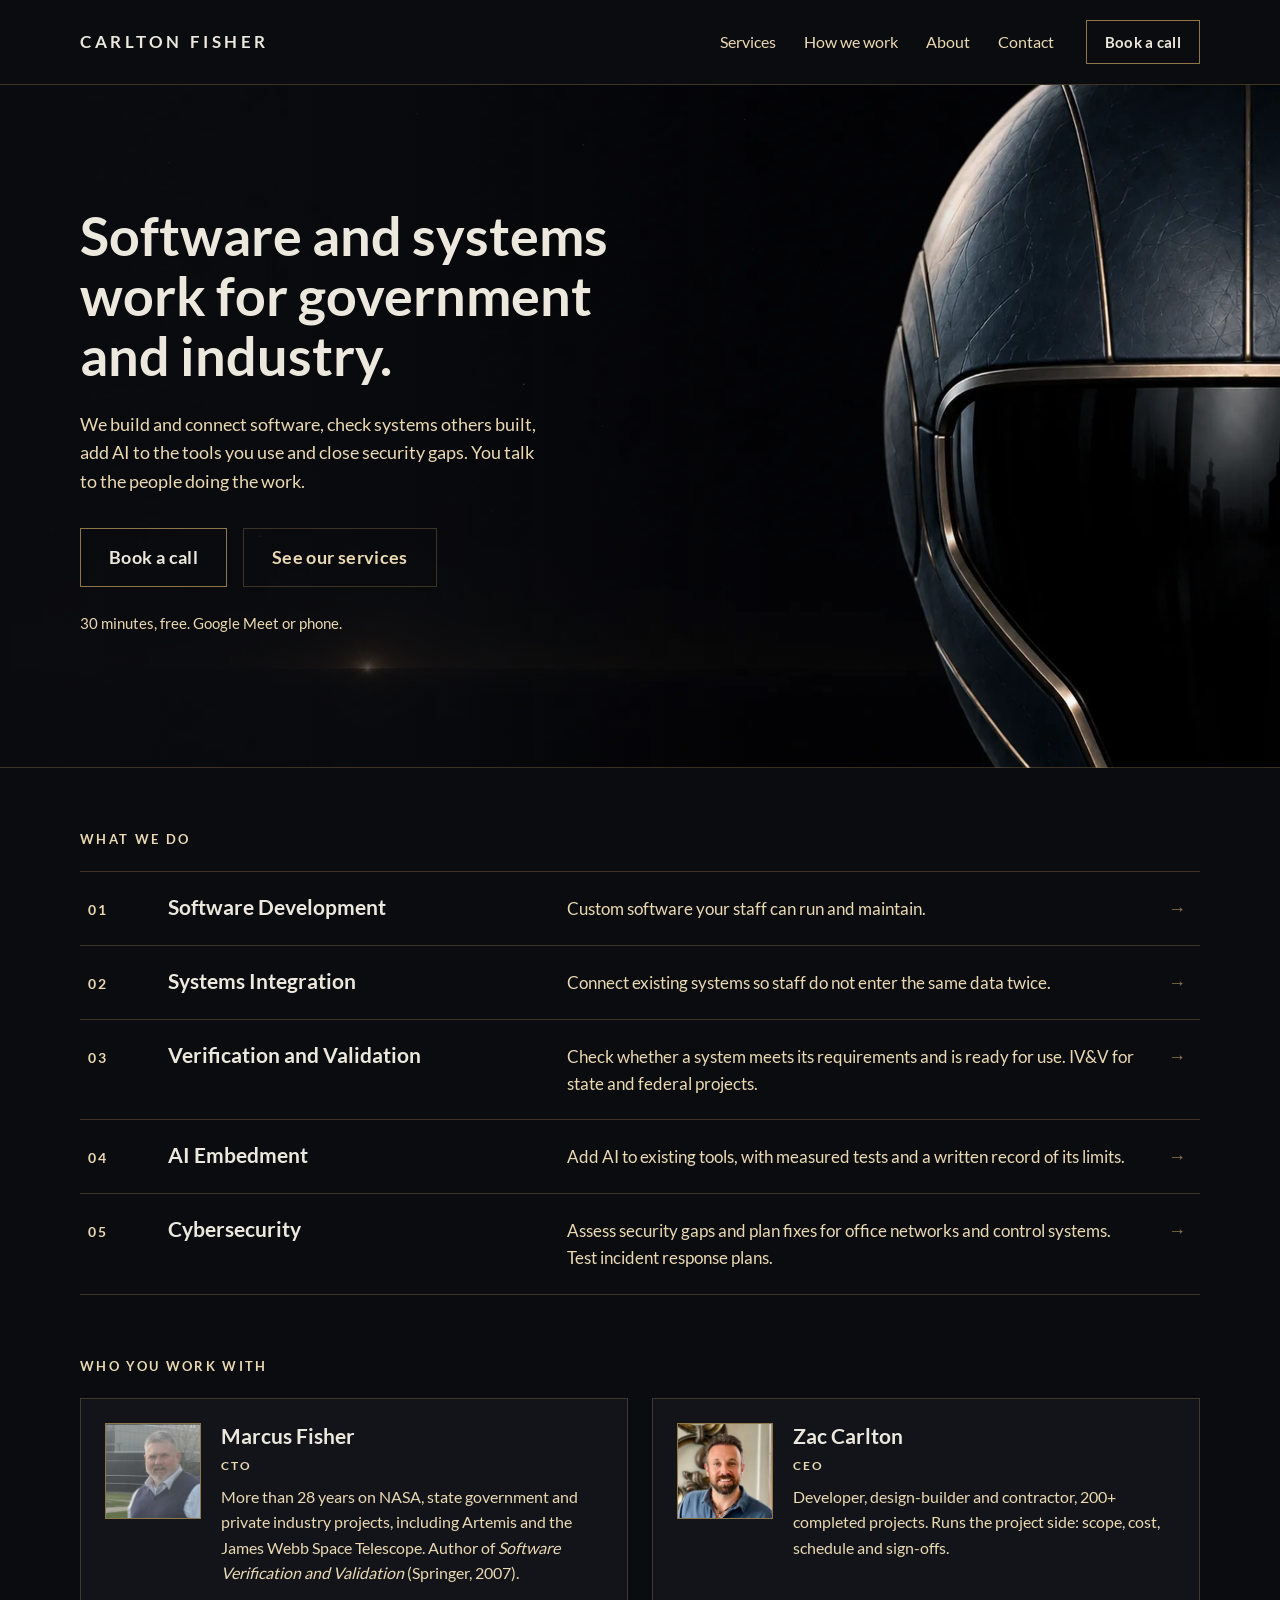
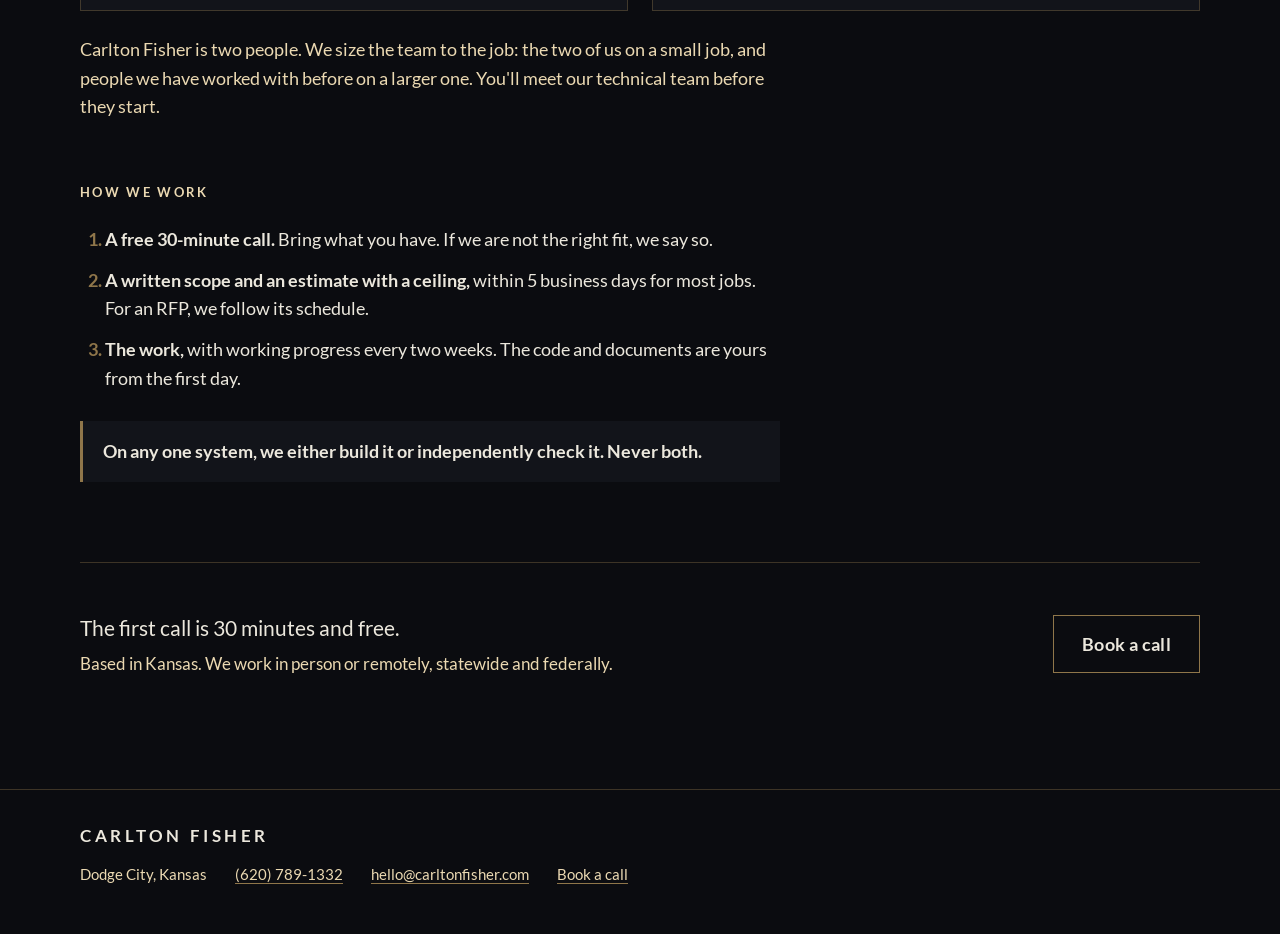
<file: index.html>
<!DOCTYPE html>
<html lang="en">
<head>
<meta charset="utf-8">
<meta name="viewport" content="width=device-width, initial-scale=1">
<title>Carlton Fisher</title>
<meta name="description" content="Software and systems work for government and industry. Book a free 30-minute call with Carlton Fisher.">
<link rel="canonical" href="https://carltonfisher.com/">
<meta property="og:type" content="website">
<meta property="og:site_name" content="Carlton Fisher">
<meta property="og:title" content="Carlton Fisher">
<meta property="og:description" content="Software and systems work for government and industry. Book a free 30-minute call with Carlton Fisher.">
<meta property="og:url" content="https://carltonfisher.com/">
<meta property="og:image" content="https://carltonfisher.com/assets/img/og.jpg">
<meta property="og:image:width" content="1200">
<meta property="og:image:height" content="630">
<meta name="twitter:card" content="summary_large_image">
<script type="application/ld+json">
{
  "@context": "https://schema.org",
  "@type": "ProfessionalService",
  "@id": "https://carltonfisher.com/#organization",
  "name": "Carlton Fisher",
  "url": "https://carltonfisher.com/",
  "description": "Software and systems work for government and industry.",
  "image": "https://carltonfisher.com/assets/img/og.jpg",
  "telephone": "+1-620-789-1332",
  "email": "hello@carltonfisher.com",
  "address": { "@type": "PostalAddress", "addressLocality": "Dodge City", "addressRegion": "KS", "addressCountry": "US" },
  "founder": [
    { "@type": "Person", "@id": "https://carltonfisher.com/about.html#zac-carlton", "name": "Zac Carlton" },
    { "@type": "Person", "@id": "https://carltonfisher.com/about.html#marcus-fisher", "name": "Marcus Fisher" }
  ],
  "sameAs": ["https://www.linkedin.com/company/carltonfisher/"]
}
</script>
<link rel="icon" href="assets/img/favicon.svg" type="image/svg+xml">
<link rel="stylesheet" href="assets/site.css">
</head>
<body>
<a class="skip" href="#main">Skip to content</a>
<header class="top">
  <a class="wordmark" href="index.html">CARLTON FISHER</a>
  <nav aria-label="Main"><a href="index.html#services">Services</a><a href="how-we-work.html">How we work</a><a href="about.html">About</a><a href="contact.html">Contact</a></nav>
  <a class="btn btn-small" href="https://calendar.google.com/calendar/appointments/schedules/AcZssZ2aiXLFy0zfzbLXcPLZE_YEmuOmYzKaffqSTEAC0sA1fxh3rwkojlCjnzsBDREhoUScpNR8mEm6">Book a call</a>
</header>
<main id="main">
<section class="hero">
  <div class="hero-text wrap">
    <h1>Software and systems work for government and industry.</h1>
    <p class="sub">We build and connect software, check systems others built, add AI to the tools you use and close security gaps. You talk to the people doing the work.</p>
    <div class="actions">
      <a class="btn" href="https://calendar.google.com/calendar/appointments/schedules/AcZssZ2aiXLFy0zfzbLXcPLZE_YEmuOmYzKaffqSTEAC0sA1fxh3rwkojlCjnzsBDREhoUScpNR8mEm6">Book a call</a>
      <a class="btn btn-ghost" href="#services">See our services</a>
    </div>
    <p class="call-note">30 minutes, free. Google Meet or phone.</p>
  </div>
</section>

<section class="wrap block" id="services">
  <h2 class="label">What we do</h2>
  <div class="rows">
    <a class="row" href="software-development.html"><span class="num">01</span><h3>Software Development</h3><p>Custom software your staff can run and maintain.</p><span class="arrow" aria-hidden="true">&rarr;</span></a>
    <a class="row" href="systems-integration.html"><span class="num">02</span><h3>Systems Integration</h3><p>Connect existing systems so staff do not enter the same data twice.</p><span class="arrow" aria-hidden="true">&rarr;</span></a>
    <a class="row" href="verification-and-validation.html"><span class="num">03</span><h3>Verification and Validation</h3><p>Check whether a system meets its requirements and is ready for use. IV&amp;V for state and federal projects.</p><span class="arrow" aria-hidden="true">&rarr;</span></a>
    <a class="row" href="ai-embedment.html"><span class="num">04</span><h3>AI Embedment</h3><p>Add AI to existing tools, with measured tests and a written record of its limits.</p><span class="arrow" aria-hidden="true">&rarr;</span></a>
    <a class="row" href="cybersecurity.html"><span class="num">05</span><h3>Cybersecurity</h3><p>Assess security gaps and plan fixes for office networks and control systems. Test incident response plans.</p><span class="arrow" aria-hidden="true">&rarr;</span></a>
  </div>
</section>

<section class="wrap block">
  <h2 class="label">Who you work with</h2>
  <div class="people">
    <div class="person">
      <img class="photo" src="assets/img/marcus.webp" alt="Marcus Fisher" width="96" height="96">
      <div>
        <h3>Marcus Fisher</h3>
        <p class="role">CTO</p>
        <p>More than 28 years on NASA, state government and private industry projects, including Artemis and the James Webb Space Telescope. Author of <i>Software Verification and Validation</i> (Springer, 2007).</p>
      </div>
    </div>
    <div class="person">
      <img class="photo" src="assets/img/zac.webp" alt="Zac Carlton" width="96" height="96">
      <div>
        <h3>Zac Carlton</h3>
        <p class="role">CEO</p>
        <p>Developer, design-builder and contractor, 200+ completed projects. Runs the project side: scope, cost, schedule and sign-offs.</p>
      </div>
    </div>
  </div>
  <p class="note">Carlton Fisher is two people. We size the team to the job: the two of us on a small job, and people we have worked with before on a larger one. You'll meet our technical team before they start.</p>
</section>

<section class="wrap block">
  <h2 class="label">How we work</h2>
  <ol class="steps">
    <li><b>A free 30-minute call.</b> Bring what you have. If we are not the right fit, we say so.</li>
    <li><b>A written scope and an estimate with a ceiling,</b> within 5 business days for most jobs. For an RFP, we follow its schedule.</li>
    <li><b>The work,</b> with working progress every two weeks. The code and documents are yours from the first day.</li>
  </ol>
  <p class="rule">On any one system, we either build it or independently check it. Never both.</p>
</section>

<section class="cta wrap">
  <div class="cta-text"><p>The first call is 30 minutes and free.</p><p class="loc">Based in Kansas. We work in person or remotely, statewide and federally.</p></div>
  <a class="btn" href="https://calendar.google.com/calendar/appointments/schedules/AcZssZ2aiXLFy0zfzbLXcPLZE_YEmuOmYzKaffqSTEAC0sA1fxh3rwkojlCjnzsBDREhoUScpNR8mEm6">Book a call</a>
</section>

</main>
<footer class="foot">
  <div class="wordmark">CARLTON FISHER</div>
  <div class="foot-line">
    <span>Dodge City, Kansas</span>
    <a href="tel:+16207891332">(620) 789-1332</a>
    <a href="mailto:hello@carltonfisher.com">hello@carltonfisher.com</a>
    <a href="https://calendar.google.com/calendar/appointments/schedules/AcZssZ2aiXLFy0zfzbLXcPLZE_YEmuOmYzKaffqSTEAC0sA1fxh3rwkojlCjnzsBDREhoUScpNR8mEm6">Book a call</a>
  </div>
</footer>
</body>
</html>
</file>
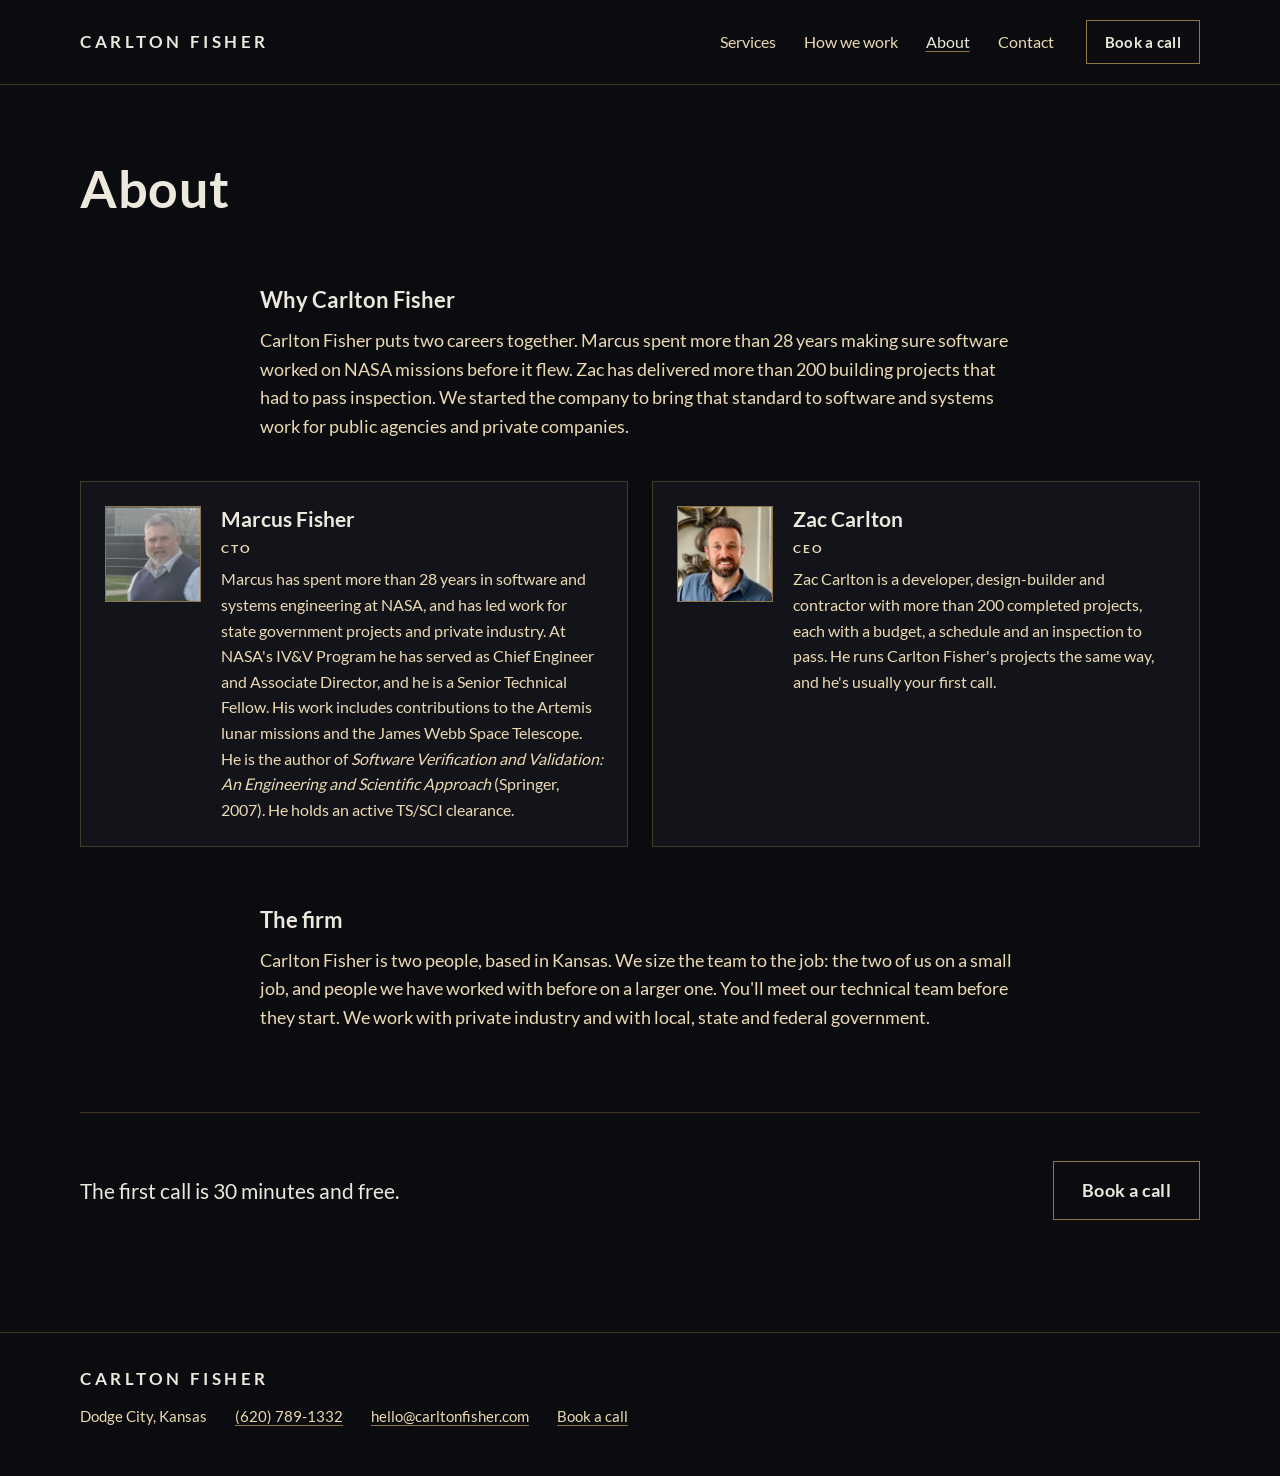
<file: about.html>
<!DOCTYPE html>
<html lang="en">
<head>
<meta charset="utf-8">
<meta name="viewport" content="width=device-width, initial-scale=1">
<title>About | Carlton Fisher</title>
<meta name="description" content="Meet Marcus Fisher, CTO, and Zac Carlton, CEO. Carlton Fisher is a two-person firm based in Kansas.">
<link rel="canonical" href="https://carltonfisher.com/about.html">
<meta property="og:type" content="website">
<meta property="og:site_name" content="Carlton Fisher">
<meta property="og:title" content="About | Carlton Fisher">
<meta property="og:description" content="Meet Marcus Fisher, CTO, and Zac Carlton, CEO. Carlton Fisher is a two-person firm based in Kansas.">
<meta property="og:url" content="https://carltonfisher.com/about.html">
<meta property="og:image" content="https://carltonfisher.com/assets/img/og.jpg">
<meta property="og:image:width" content="1200">
<meta property="og:image:height" content="630">
<meta name="twitter:card" content="summary_large_image">
<script type="application/ld+json">
{
  "@context": "https://schema.org",
  "@graph": [
    {
      "@type": "ProfessionalService",
      "@id": "https://carltonfisher.com/#organization",
      "name": "Carlton Fisher",
      "url": "https://carltonfisher.com/"
    },
    {
      "@type": "Person",
      "@id": "https://carltonfisher.com/about.html#zac-carlton",
      "name": "Zac Carlton",
      "alternateName": "Zachary Carlton",
      "jobTitle": "CEO",
      "worksFor": { "@id": "https://carltonfisher.com/#organization" },
      "image": "https://carltonfisher.com/assets/img/zac.webp",
      "url": "https://carltonfisher.com/about.html",
      "sameAs": ["https://www.linkedin.com/in/zaccarlton/"]
    },
    {
      "@type": "Person",
      "@id": "https://carltonfisher.com/about.html#marcus-fisher",
      "name": "Marcus Fisher",
      "jobTitle": "CTO",
      "worksFor": { "@id": "https://carltonfisher.com/#organization" },
      "image": "https://carltonfisher.com/assets/img/marcus.webp",
      "url": "https://carltonfisher.com/about.html",
      "sameAs": ["https://www.linkedin.com/in/marcus-fisher-83129877/"]
    }
  ]
}
</script>
<link rel="icon" href="assets/img/favicon.svg" type="image/svg+xml">
<link rel="stylesheet" href="assets/site.css">
</head>
<body>
<a class="skip" href="#main">Skip to content</a>
<header class="top">
  <a class="wordmark" href="index.html">CARLTON FISHER</a>
  <nav aria-label="Main"><a href="index.html#services">Services</a><a href="how-we-work.html">How we work</a><a href="about.html" aria-current="page">About</a><a href="contact.html">Contact</a></nav>
  <a class="btn btn-small" href="https://calendar.google.com/calendar/appointments/schedules/AcZssZ2aiXLFy0zfzbLXcPLZE_YEmuOmYzKaffqSTEAC0sA1fxh3rwkojlCjnzsBDREhoUScpNR8mEm6">Book a call</a>
</header>
<main id="main">
<section class="wrap page-head">
  <h1>About</h1>
</section>
<section class="wrap prose">
  <h2>Why Carlton Fisher</h2>
  <p>Carlton Fisher puts two careers together. Marcus spent more than 28 years making sure software worked on NASA missions before it flew. Zac has delivered more than 200 building projects that had to pass inspection. We started the company to bring that standard to software and systems work for public agencies and private companies.</p>
</section>
<section class="wrap people people-about">
  <div class="person">
    <img class="photo" src="assets/img/marcus.webp" alt="Marcus Fisher" width="96" height="96">
    <div>
      <h3>Marcus Fisher</h3>
      <p class="role">CTO</p>
      <p>Marcus has spent more than 28 years in software and systems engineering at NASA, and has led work for state government projects and private industry. At NASA's IV&amp;V Program he has served as Chief Engineer and Associate Director, and he is a Senior Technical Fellow. His work includes contributions to the Artemis lunar missions and the James Webb Space Telescope. He is the author of <i>Software Verification and Validation: An Engineering and Scientific Approach</i> (Springer, 2007). He holds an active TS/SCI clearance.</p>
    </div>
  </div>
  <div class="person">
    <img class="photo" src="assets/img/zac.webp" alt="Zac Carlton" width="96" height="96">
    <div>
      <h3>Zac Carlton</h3>
      <p class="role">CEO</p>
      <p>Zac Carlton is a developer, design-builder and contractor with more than 200 completed projects, each with a budget, a schedule and an inspection to pass. He runs Carlton Fisher's projects the same way, and he's usually your first call.</p>
    </div>
  </div>
</section>
<section class="wrap prose">
  <h2>The firm</h2>
  <p>Carlton Fisher is two people, based in Kansas. We size the team to the job: the two of us on a small job, and people we have worked with before on a larger one. You'll meet our technical team before they start. We work with private industry and with local, state and federal government.</p>
</section>
<section class="cta wrap">
  <p>The first call is 30 minutes and free.</p>
  <a class="btn" href="https://calendar.google.com/calendar/appointments/schedules/AcZssZ2aiXLFy0zfzbLXcPLZE_YEmuOmYzKaffqSTEAC0sA1fxh3rwkojlCjnzsBDREhoUScpNR8mEm6">Book a call</a>
</section>

</main>
<footer class="foot">
  <div class="wordmark">CARLTON FISHER</div>
  <div class="foot-line">
    <span>Dodge City, Kansas</span>
    <a href="tel:+16207891332">(620) 789-1332</a>
    <a href="mailto:hello@carltonfisher.com">hello@carltonfisher.com</a>
    <a href="https://calendar.google.com/calendar/appointments/schedules/AcZssZ2aiXLFy0zfzbLXcPLZE_YEmuOmYzKaffqSTEAC0sA1fxh3rwkojlCjnzsBDREhoUScpNR8mEm6">Book a call</a>
  </div>
</footer>
</body>
</html>
</file>
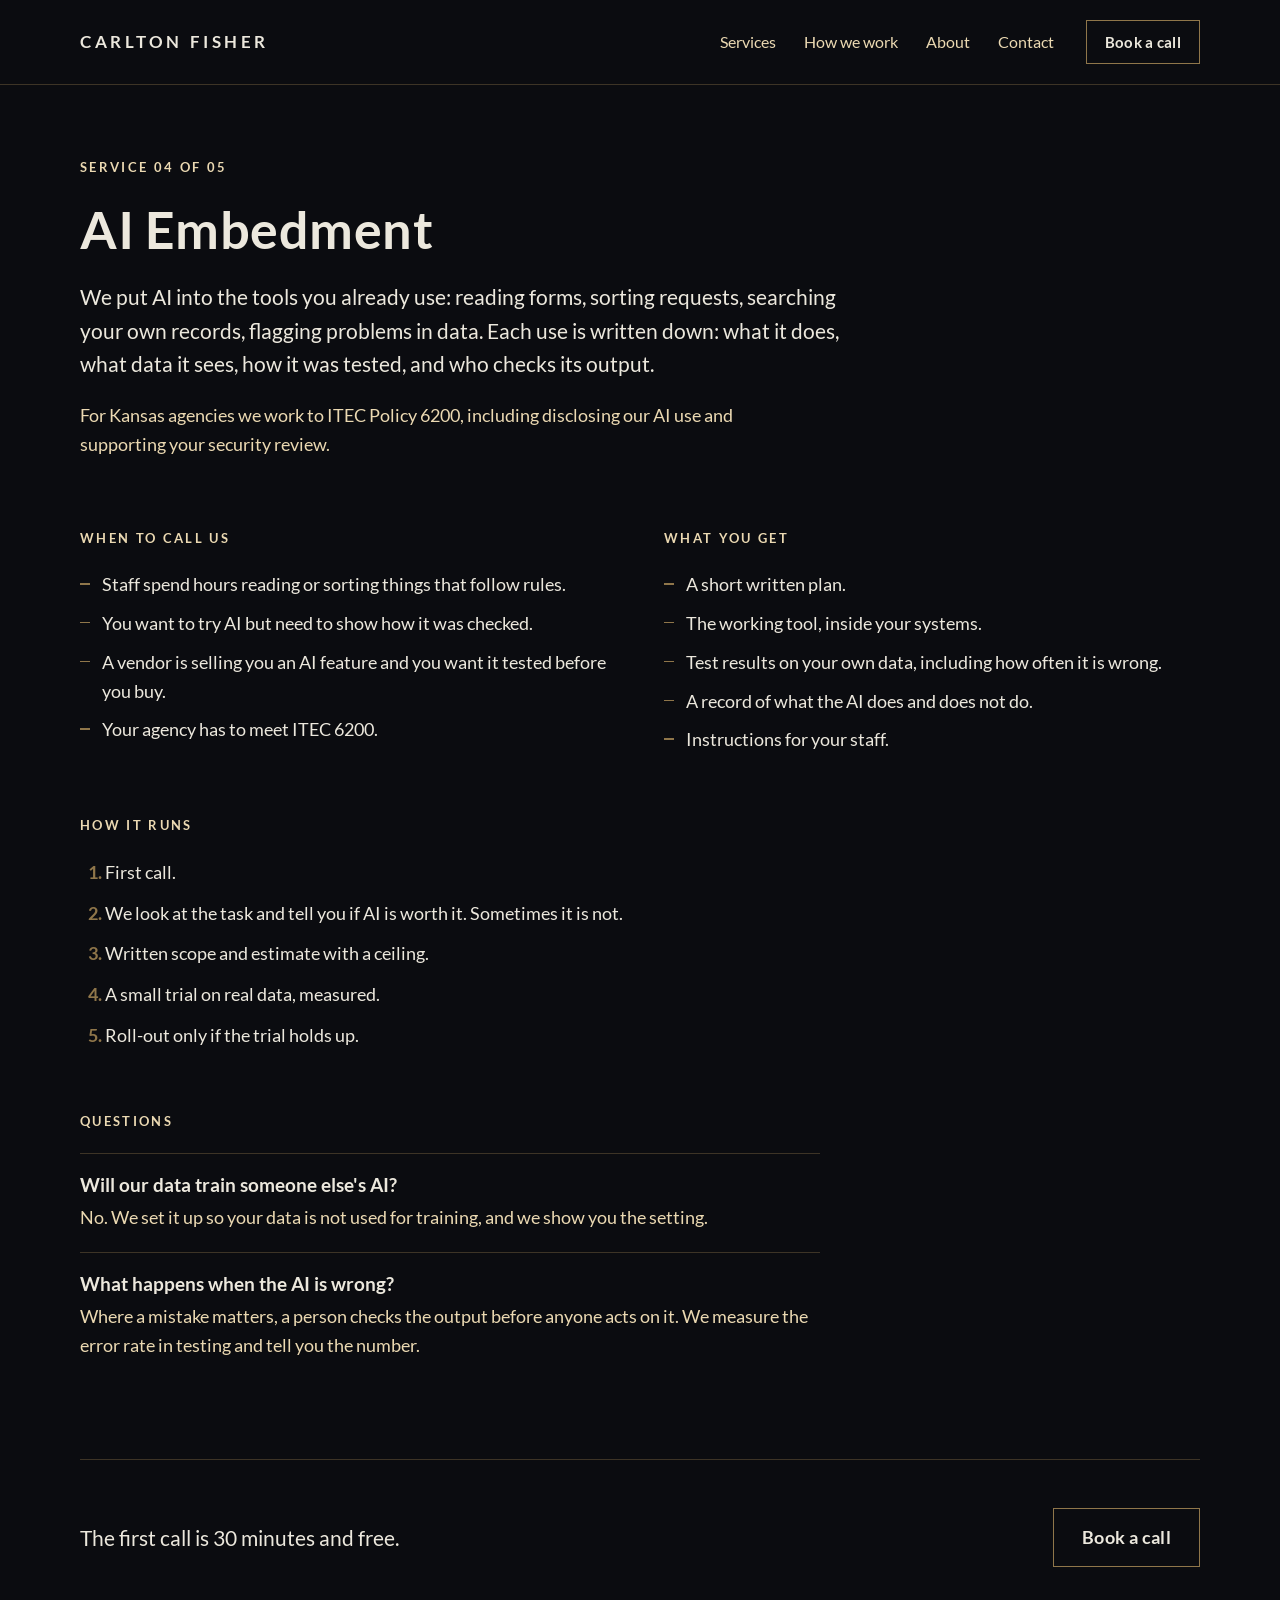
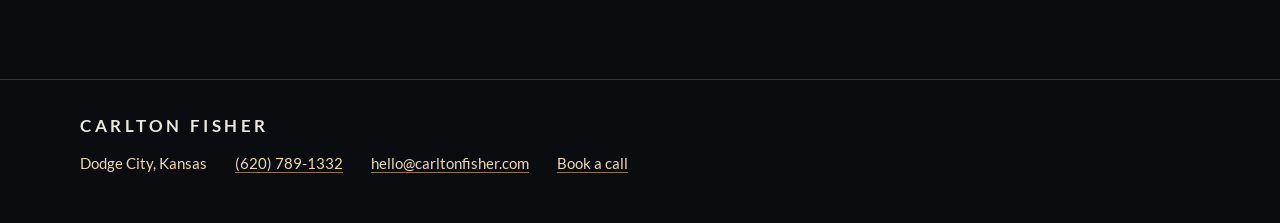
<file: ai-embedment.html>
<!DOCTYPE html>
<html lang="en">
<head>
<meta charset="utf-8">
<meta name="viewport" content="width=device-width, initial-scale=1">
<title>AI Embedment | Carlton Fisher</title>
<meta name="description" content="Add AI to existing tools with measured tests, documented limits and human checks where mistakes matter.">
<link rel="canonical" href="https://carltonfisher.com/ai-embedment.html">
<meta property="og:type" content="website">
<meta property="og:site_name" content="Carlton Fisher">
<meta property="og:title" content="AI Embedment | Carlton Fisher">
<meta property="og:description" content="Add AI to existing tools with measured tests, documented limits and human checks where mistakes matter.">
<meta property="og:url" content="https://carltonfisher.com/ai-embedment.html">
<meta property="og:image" content="https://carltonfisher.com/assets/img/og.jpg">
<meta property="og:image:width" content="1200">
<meta property="og:image:height" content="630">
<meta name="twitter:card" content="summary_large_image">
<link rel="icon" href="assets/img/favicon.svg" type="image/svg+xml">
<link rel="stylesheet" href="assets/site.css">
</head>
<body>
<a class="skip" href="#main">Skip to content</a>
<header class="top">
  <a class="wordmark" href="index.html">CARLTON FISHER</a>
  <nav aria-label="Main"><a href="index.html#services">Services</a><a href="how-we-work.html">How we work</a><a href="about.html">About</a><a href="contact.html">Contact</a></nav>
  <a class="btn btn-small" href="https://calendar.google.com/calendar/appointments/schedules/AcZssZ2aiXLFy0zfzbLXcPLZE_YEmuOmYzKaffqSTEAC0sA1fxh3rwkojlCjnzsBDREhoUScpNR8mEm6">Book a call</a>
</header>
<main id="main">
<section class="wrap page-head">
  <p class="label">Service 04 of 05</p>
  <h1>AI Embedment</h1>
  <p class="lead-p">We put AI into the tools you already use: reading forms, sorting requests, searching your own records, flagging problems in data. Each use is written down: what it does, what data it sees, how it was tested, and who checks its output.</p><p>For Kansas agencies we work to ITEC Policy 6200, including disclosing our AI use and supporting your security review.</p>
  
</section>
<section class="wrap grid2">
  <div class="block"><h2 class="label">When to call us</h2><ul class="ticks"><li>Staff spend hours reading or sorting things that follow rules.</li><li>You want to try AI but need to show how it was checked.</li><li>A vendor is selling you an AI feature and you want it tested before you buy.</li><li>Your agency has to meet ITEC 6200.</li></ul></div>
  <div class="block"><h2 class="label">What you get</h2><ul class="ticks"><li>A short written plan.</li><li>The working tool, inside your systems.</li><li>Test results on your own data, including how often it is wrong.</li><li>A record of what the AI does and does not do.</li><li>Instructions for your staff.</li></ul></div>
</section>
<section class="wrap block">
  <h2 class="label">How it runs</h2>
  <ol class="steps"><li>First call.</li><li>We look at the task and tell you if AI is worth it. Sometimes it is not.</li><li>Written scope and estimate with a ceiling.</li><li>A small trial on real data, measured.</li><li>Roll-out only if the trial holds up.</li></ol>
</section>
<section class="wrap block">
  <h2 class="label">Questions</h2>
  <div class="qa"><h3>Will our data train someone else's AI?</h3><p>No. We set it up so your data is not used for training, and we show you the setting.</p></div><div class="qa"><h3>What happens when the AI is wrong?</h3><p>Where a mistake matters, a person checks the output before anyone acts on it. We measure the error rate in testing and tell you the number.</p></div>
</section>
<section class="cta wrap">
  <p>The first call is 30 minutes and free.</p>
  <a class="btn" href="https://calendar.google.com/calendar/appointments/schedules/AcZssZ2aiXLFy0zfzbLXcPLZE_YEmuOmYzKaffqSTEAC0sA1fxh3rwkojlCjnzsBDREhoUScpNR8mEm6">Book a call</a>
</section>

</main>
<footer class="foot">
  <div class="wordmark">CARLTON FISHER</div>
  <div class="foot-line">
    <span>Dodge City, Kansas</span>
    <a href="tel:+16207891332">(620) 789-1332</a>
    <a href="mailto:hello@carltonfisher.com">hello@carltonfisher.com</a>
    <a href="https://calendar.google.com/calendar/appointments/schedules/AcZssZ2aiXLFy0zfzbLXcPLZE_YEmuOmYzKaffqSTEAC0sA1fxh3rwkojlCjnzsBDREhoUScpNR8mEm6">Book a call</a>
  </div>
</footer>
</body>
</html>
</file>
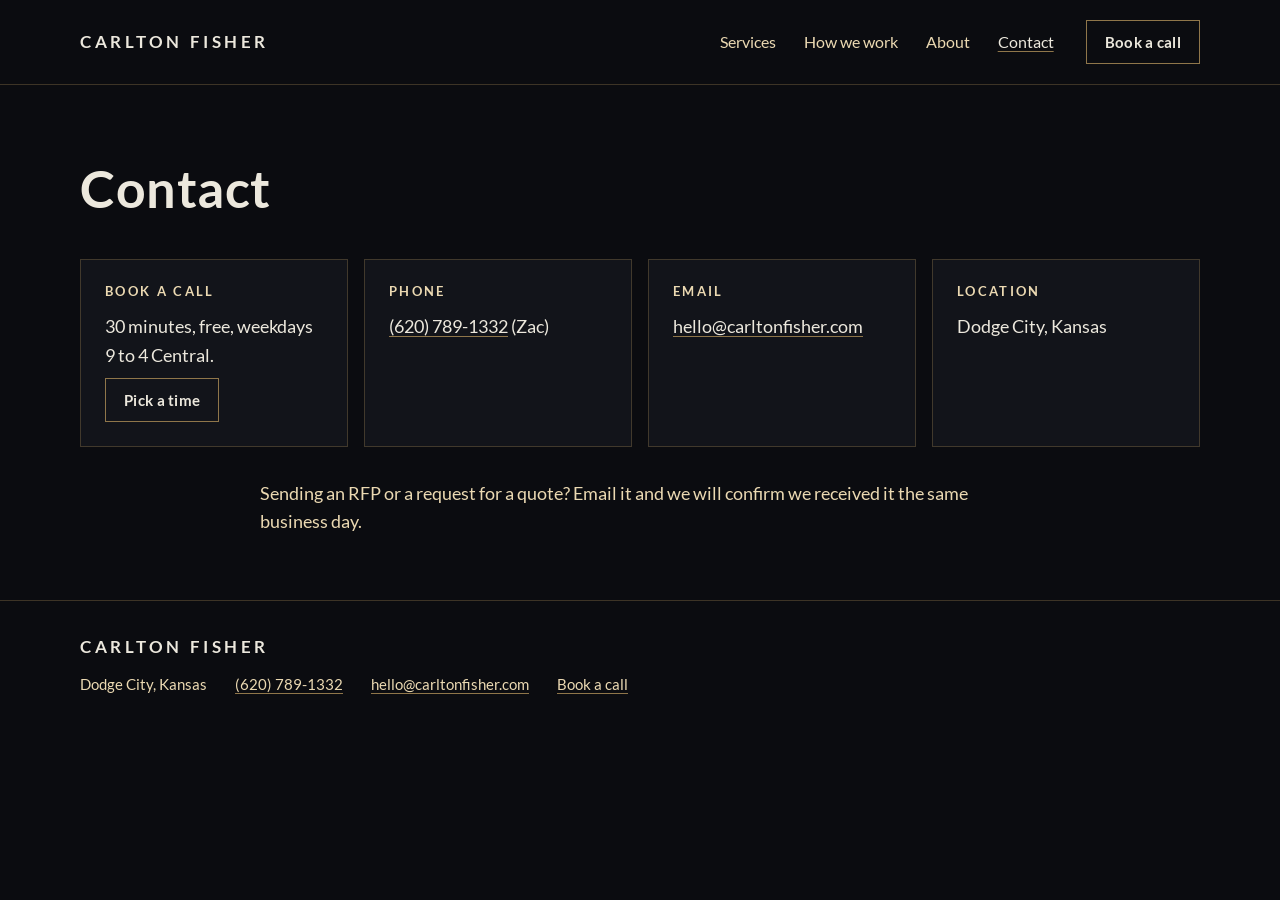
<file: contact.html>
<!DOCTYPE html>
<html lang="en">
<head>
<meta charset="utf-8">
<meta name="viewport" content="width=device-width, initial-scale=1">
<title>Contact | Carlton Fisher</title>
<meta name="description" content="Book a free 30-minute call with Carlton Fisher by Google Meet or phone. Email hello@carltonfisher.com.">
<link rel="canonical" href="https://carltonfisher.com/contact.html">
<meta property="og:type" content="website">
<meta property="og:site_name" content="Carlton Fisher">
<meta property="og:title" content="Contact | Carlton Fisher">
<meta property="og:description" content="Book a free 30-minute call with Carlton Fisher by Google Meet or phone. Email hello@carltonfisher.com.">
<meta property="og:url" content="https://carltonfisher.com/contact.html">
<meta property="og:image" content="https://carltonfisher.com/assets/img/og.jpg">
<meta property="og:image:width" content="1200">
<meta property="og:image:height" content="630">
<meta name="twitter:card" content="summary_large_image">
<link rel="icon" href="assets/img/favicon.svg" type="image/svg+xml">
<link rel="stylesheet" href="assets/site.css">
</head>
<body>
<a class="skip" href="#main">Skip to content</a>
<header class="top">
  <a class="wordmark" href="index.html">CARLTON FISHER</a>
  <nav aria-label="Main"><a href="index.html#services">Services</a><a href="how-we-work.html">How we work</a><a href="about.html">About</a><a href="contact.html" aria-current="page">Contact</a></nav>
  <a class="btn btn-small" href="https://calendar.google.com/calendar/appointments/schedules/AcZssZ2aiXLFy0zfzbLXcPLZE_YEmuOmYzKaffqSTEAC0sA1fxh3rwkojlCjnzsBDREhoUScpNR8mEm6">Book a call</a>
</header>
<main id="main">
<section class="wrap page-head">
  <h1>Contact</h1>
</section>
<section class="wrap contact-grid">
  <div class="contact-item" id="book">
    <h2 class="label">Book a call</h2>
    <p>30 minutes, free, weekdays 9 to 4 Central.</p>
    <p><a class="btn btn-small" href="https://calendar.google.com/calendar/appointments/schedules/AcZssZ2aiXLFy0zfzbLXcPLZE_YEmuOmYzKaffqSTEAC0sA1fxh3rwkojlCjnzsBDREhoUScpNR8mEm6">Pick a time</a></p>
  </div>
  <div class="contact-item">
    <h2 class="label">Phone</h2>
    <p><a href="tel:+16207891332">(620) 789-1332</a> (Zac)</p>
  </div>
  <div class="contact-item">
    <h2 class="label">Email</h2>
    <p><a href="mailto:hello@carltonfisher.com">hello@carltonfisher.com</a></p>
  </div>
  <div class="contact-item">
    <h2 class="label">Location</h2>
    <p>Dodge City, Kansas</p>
  </div>
</section>
<section class="wrap prose">
  <p>Sending an RFP or a request for a quote? Email it and we will confirm we received it the same business day.</p>
</section>

</main>
<footer class="foot">
  <div class="wordmark">CARLTON FISHER</div>
  <div class="foot-line">
    <span>Dodge City, Kansas</span>
    <a href="tel:+16207891332">(620) 789-1332</a>
    <a href="mailto:hello@carltonfisher.com">hello@carltonfisher.com</a>
    <a href="https://calendar.google.com/calendar/appointments/schedules/AcZssZ2aiXLFy0zfzbLXcPLZE_YEmuOmYzKaffqSTEAC0sA1fxh3rwkojlCjnzsBDREhoUScpNR8mEm6">Book a call</a>
  </div>
</footer>
</body>
</html>
</file>
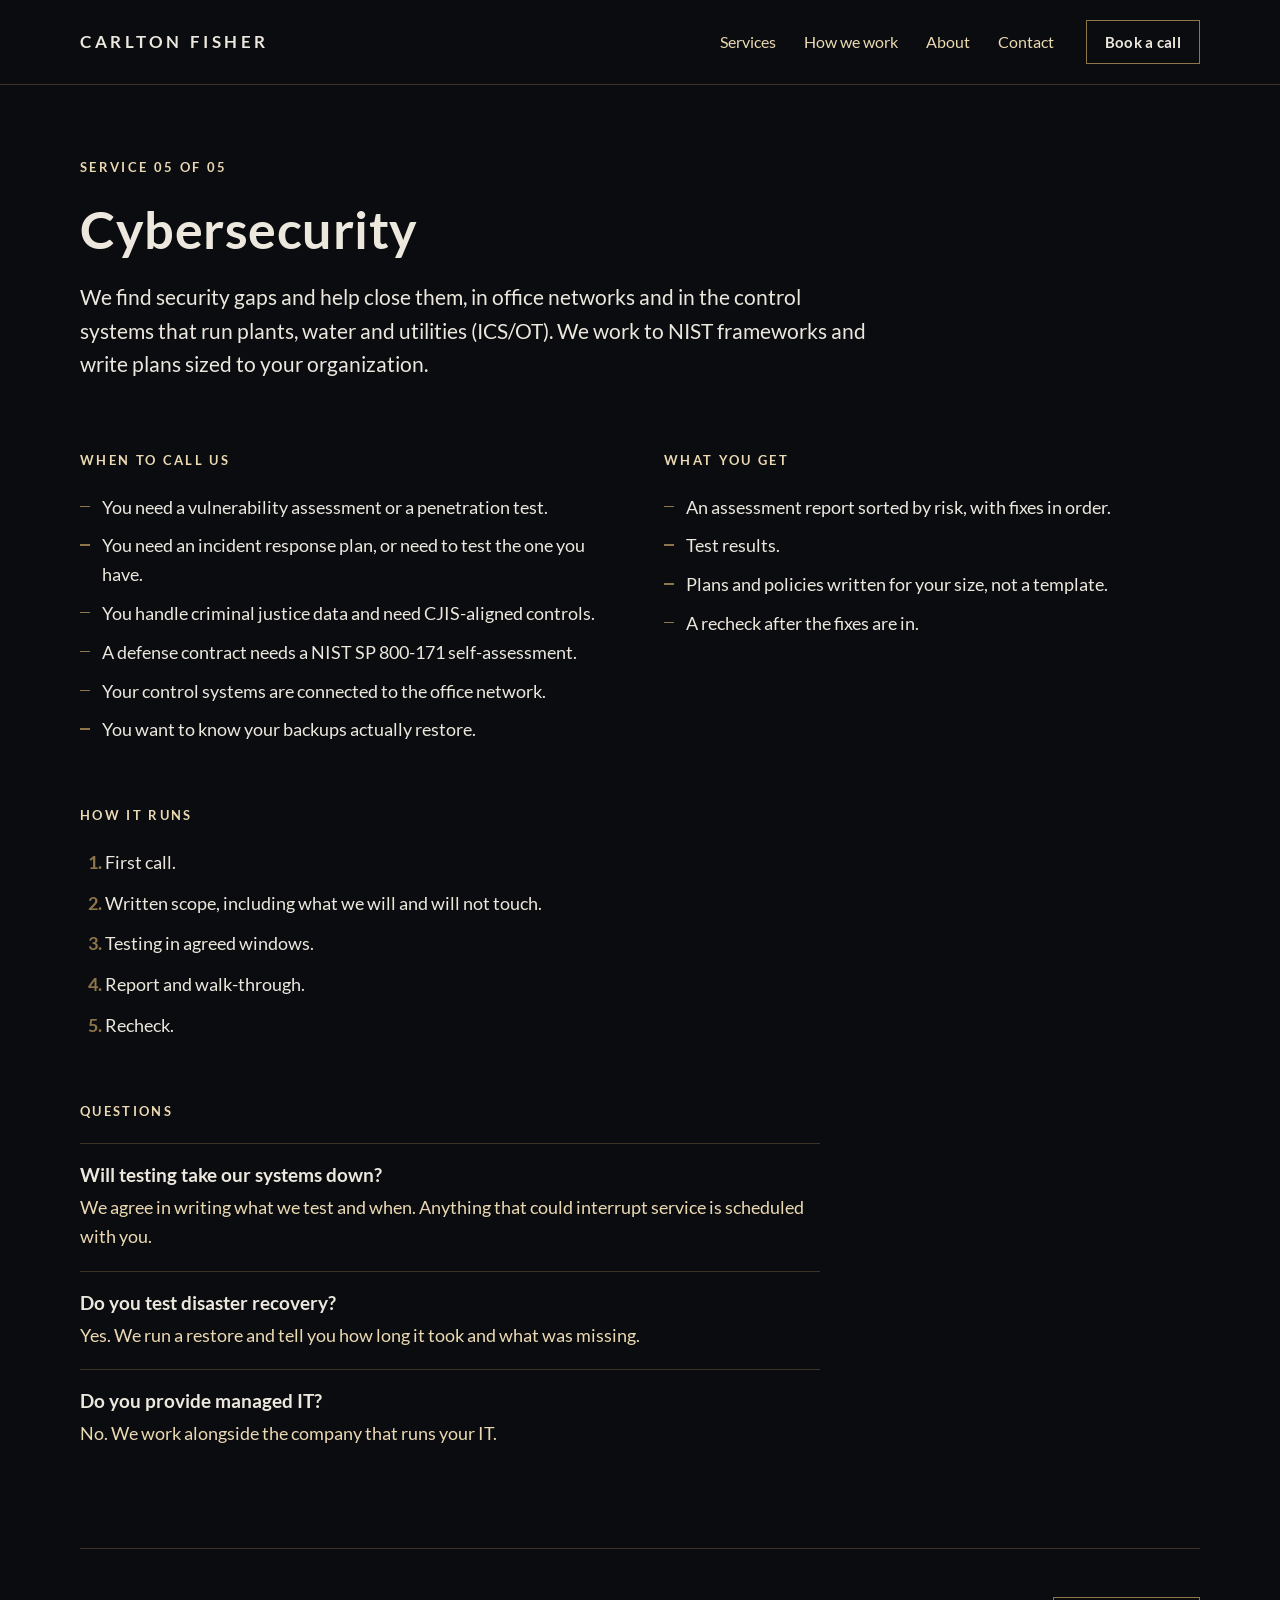
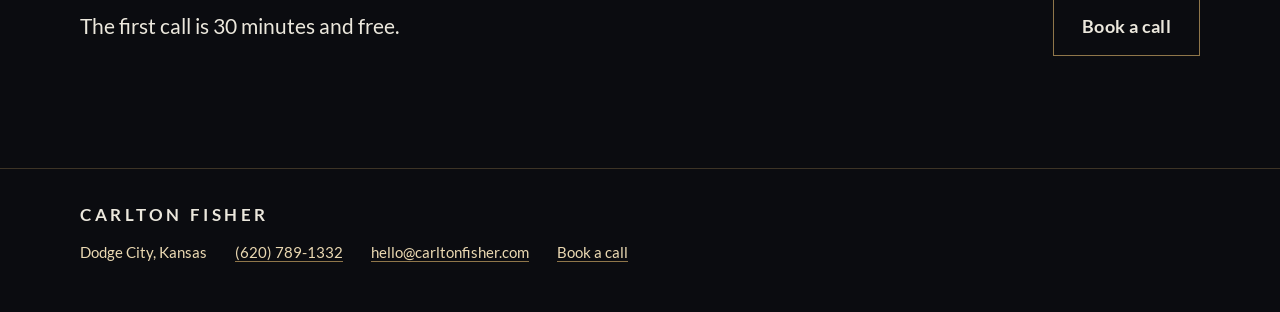
<file: cybersecurity.html>
<!DOCTYPE html>
<html lang="en">
<head>
<meta charset="utf-8">
<meta name="viewport" content="width=device-width, initial-scale=1">
<title>Cybersecurity | Carlton Fisher</title>
<meta name="description" content="Security assessments and planned fixes for office networks and control systems. Incident response planning and testing.">
<link rel="canonical" href="https://carltonfisher.com/cybersecurity.html">
<meta property="og:type" content="website">
<meta property="og:site_name" content="Carlton Fisher">
<meta property="og:title" content="Cybersecurity | Carlton Fisher">
<meta property="og:description" content="Security assessments and planned fixes for office networks and control systems. Incident response planning and testing.">
<meta property="og:url" content="https://carltonfisher.com/cybersecurity.html">
<meta property="og:image" content="https://carltonfisher.com/assets/img/og.jpg">
<meta property="og:image:width" content="1200">
<meta property="og:image:height" content="630">
<meta name="twitter:card" content="summary_large_image">
<link rel="icon" href="assets/img/favicon.svg" type="image/svg+xml">
<link rel="stylesheet" href="assets/site.css">
</head>
<body>
<a class="skip" href="#main">Skip to content</a>
<header class="top">
  <a class="wordmark" href="index.html">CARLTON FISHER</a>
  <nav aria-label="Main"><a href="index.html#services">Services</a><a href="how-we-work.html">How we work</a><a href="about.html">About</a><a href="contact.html">Contact</a></nav>
  <a class="btn btn-small" href="https://calendar.google.com/calendar/appointments/schedules/AcZssZ2aiXLFy0zfzbLXcPLZE_YEmuOmYzKaffqSTEAC0sA1fxh3rwkojlCjnzsBDREhoUScpNR8mEm6">Book a call</a>
</header>
<main id="main">
<section class="wrap page-head">
  <p class="label">Service 05 of 05</p>
  <h1>Cybersecurity</h1>
  <p class="lead-p">We find security gaps and help close them, in office networks and in the control systems that run plants, water and utilities (ICS/OT). We work to NIST frameworks and write plans sized to your organization.</p>
  
</section>
<section class="wrap grid2">
  <div class="block"><h2 class="label">When to call us</h2><ul class="ticks"><li>You need a vulnerability assessment or a penetration test.</li><li>You need an incident response plan, or need to test the one you have.</li><li>You handle criminal justice data and need CJIS-aligned controls.</li><li>A defense contract needs a NIST SP 800-171 self-assessment.</li><li>Your control systems are connected to the office network.</li><li>You want to know your backups actually restore.</li></ul></div>
  <div class="block"><h2 class="label">What you get</h2><ul class="ticks"><li>An assessment report sorted by risk, with fixes in order.</li><li>Test results.</li><li>Plans and policies written for your size, not a template.</li><li>A recheck after the fixes are in.</li></ul></div>
</section>
<section class="wrap block">
  <h2 class="label">How it runs</h2>
  <ol class="steps"><li>First call.</li><li>Written scope, including what we will and will not touch.</li><li>Testing in agreed windows.</li><li>Report and walk-through.</li><li>Recheck.</li></ol>
</section>
<section class="wrap block">
  <h2 class="label">Questions</h2>
  <div class="qa"><h3>Will testing take our systems down?</h3><p>We agree in writing what we test and when. Anything that could interrupt service is scheduled with you.</p></div><div class="qa"><h3>Do you test disaster recovery?</h3><p>Yes. We run a restore and tell you how long it took and what was missing.</p></div><div class="qa"><h3>Do you provide managed IT?</h3><p>No. We work alongside the company that runs your IT.</p></div>
</section>
<section class="cta wrap">
  <p>The first call is 30 minutes and free.</p>
  <a class="btn" href="https://calendar.google.com/calendar/appointments/schedules/AcZssZ2aiXLFy0zfzbLXcPLZE_YEmuOmYzKaffqSTEAC0sA1fxh3rwkojlCjnzsBDREhoUScpNR8mEm6">Book a call</a>
</section>

</main>
<footer class="foot">
  <div class="wordmark">CARLTON FISHER</div>
  <div class="foot-line">
    <span>Dodge City, Kansas</span>
    <a href="tel:+16207891332">(620) 789-1332</a>
    <a href="mailto:hello@carltonfisher.com">hello@carltonfisher.com</a>
    <a href="https://calendar.google.com/calendar/appointments/schedules/AcZssZ2aiXLFy0zfzbLXcPLZE_YEmuOmYzKaffqSTEAC0sA1fxh3rwkojlCjnzsBDREhoUScpNR8mEm6">Book a call</a>
  </div>
</footer>
</body>
</html>
</file>
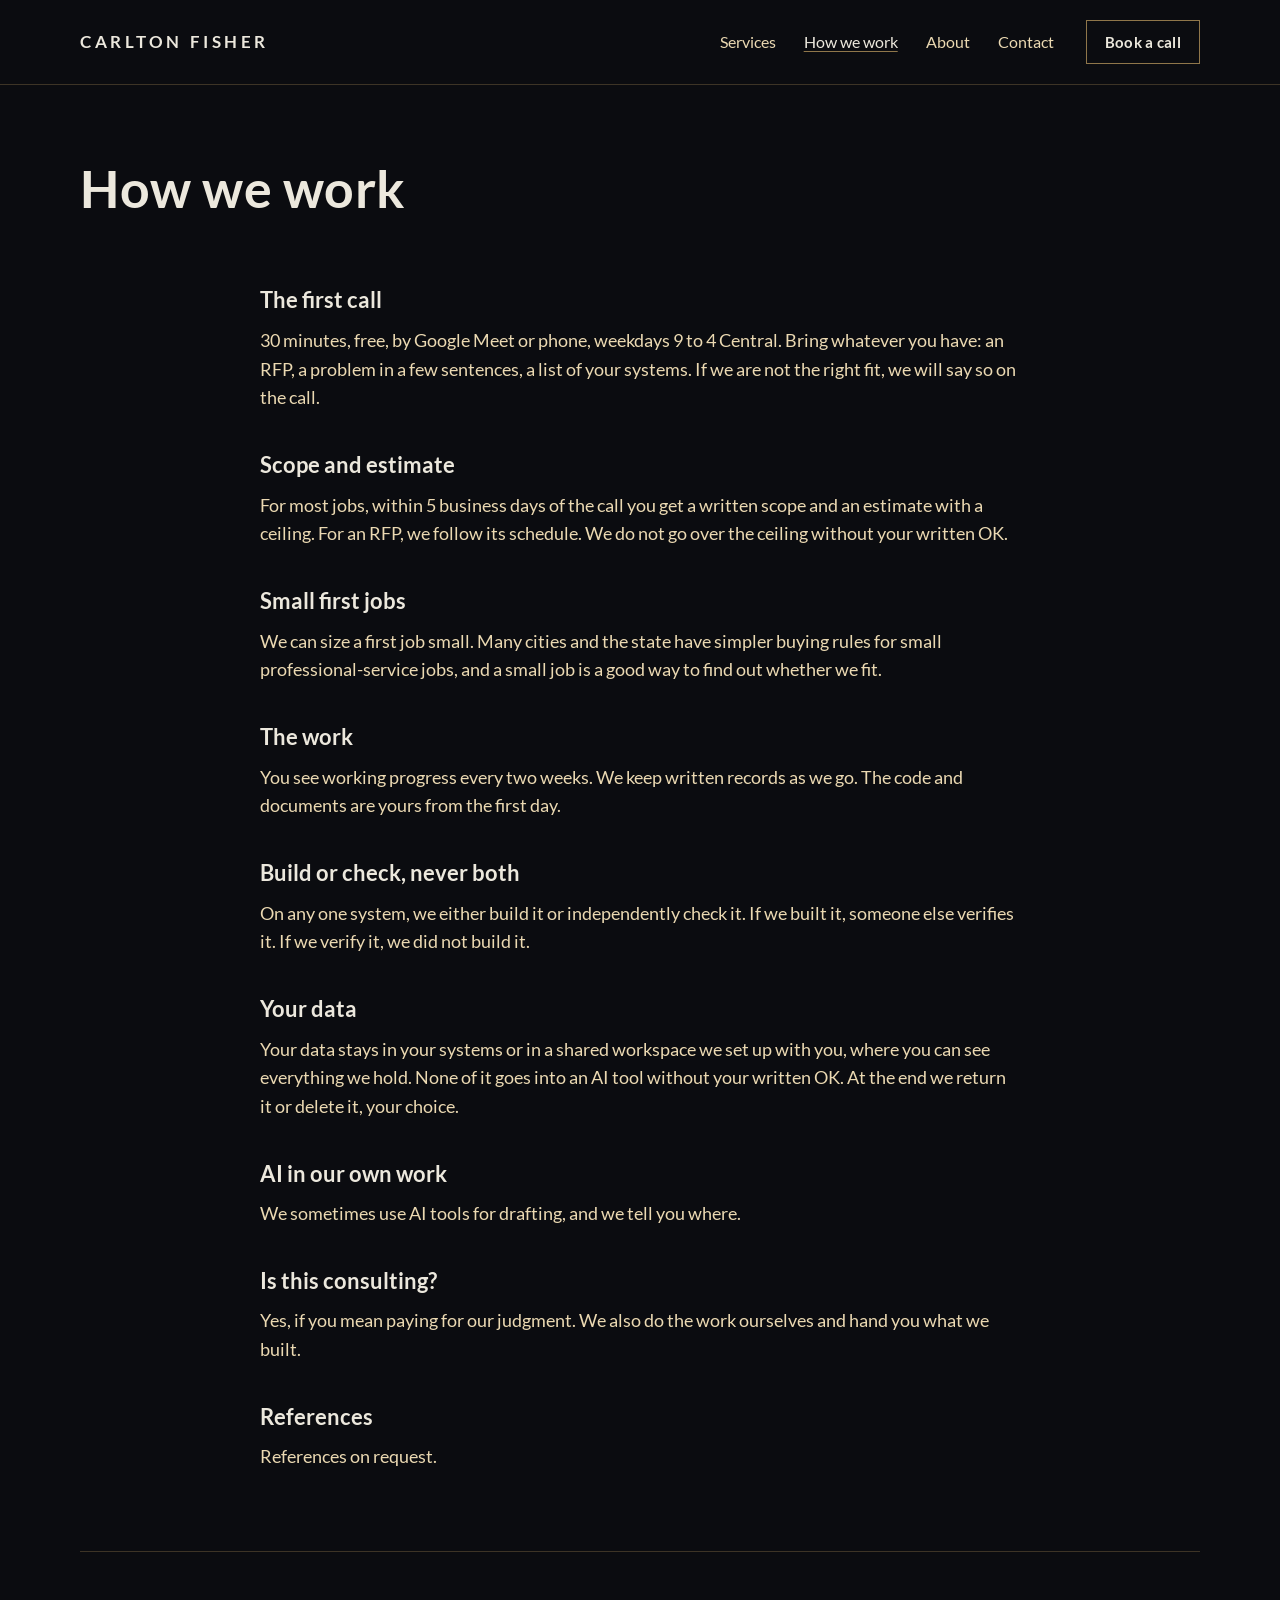
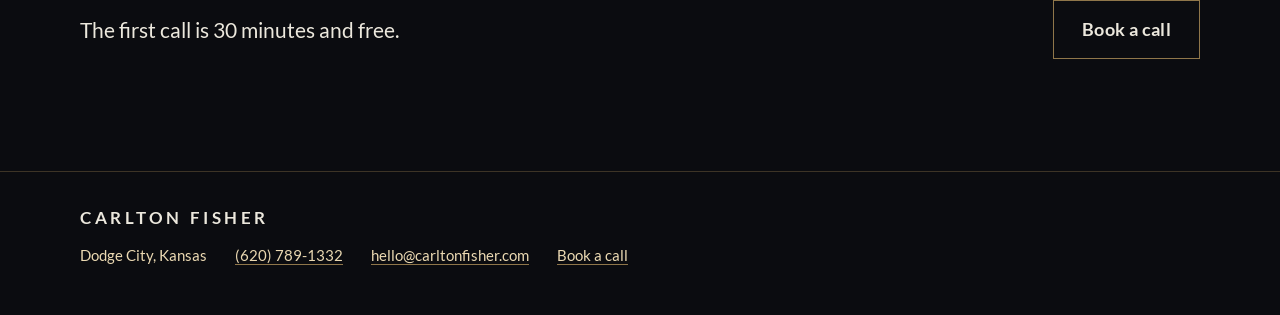
<file: how-we-work.html>
<!DOCTYPE html>
<html lang="en">
<head>
<meta charset="utf-8">
<meta name="viewport" content="width=device-width, initial-scale=1">
<title>How we work | Carlton Fisher</title>
<meta name="description" content="Start with a free call, then a written scope and estimate with a ceiling. See working progress every two weeks.">
<link rel="canonical" href="https://carltonfisher.com/how-we-work.html">
<meta property="og:type" content="website">
<meta property="og:site_name" content="Carlton Fisher">
<meta property="og:title" content="How we work | Carlton Fisher">
<meta property="og:description" content="Start with a free call, then a written scope and estimate with a ceiling. See working progress every two weeks.">
<meta property="og:url" content="https://carltonfisher.com/how-we-work.html">
<meta property="og:image" content="https://carltonfisher.com/assets/img/og.jpg">
<meta property="og:image:width" content="1200">
<meta property="og:image:height" content="630">
<meta name="twitter:card" content="summary_large_image">
<link rel="icon" href="assets/img/favicon.svg" type="image/svg+xml">
<link rel="stylesheet" href="assets/site.css">
</head>
<body>
<a class="skip" href="#main">Skip to content</a>
<header class="top">
  <a class="wordmark" href="index.html">CARLTON FISHER</a>
  <nav aria-label="Main"><a href="index.html#services">Services</a><a href="how-we-work.html" aria-current="page">How we work</a><a href="about.html">About</a><a href="contact.html">Contact</a></nav>
  <a class="btn btn-small" href="https://calendar.google.com/calendar/appointments/schedules/AcZssZ2aiXLFy0zfzbLXcPLZE_YEmuOmYzKaffqSTEAC0sA1fxh3rwkojlCjnzsBDREhoUScpNR8mEm6">Book a call</a>
</header>
<main id="main">
<section class="wrap page-head">
  <h1>How we work</h1>
</section>
<section class="wrap prose">
  <h2>The first call</h2>
  <p>30 minutes, free, by Google Meet or phone, weekdays 9 to 4 Central. Bring whatever you have: an RFP, a problem in a few sentences, a list of your systems. If we are not the right fit, we will say so on the call.</p>
  <h2>Scope and estimate</h2>
  <p>For most jobs, within 5 business days of the call you get a written scope and an estimate with a ceiling. For an RFP, we follow its schedule. We do not go over the ceiling without your written OK.</p>
  <h2>Small first jobs</h2>
  <p>We can size a first job small. Many cities and the state have simpler buying rules for small professional-service jobs, and a small job is a good way to find out whether we fit.</p>
  <h2>The work</h2>
  <p>You see working progress every two weeks. We keep written records as we go. The code and documents are yours from the first day.</p>
  <h2>Build or check, never both</h2>
  <p>On any one system, we either build it or independently check it. If we built it, someone else verifies it. If we verify it, we did not build it.</p>
  <h2>Your data</h2>
  <p>Your data stays in your systems or in a shared workspace we set up with you, where you can see everything we hold. None of it goes into an AI tool without your written OK. At the end we return it or delete it, your choice.</p>
  <h2>AI in our own work</h2>
  <p>We sometimes use AI tools for drafting, and we tell you where.</p>
  <h2>Is this consulting?</h2>
  <p>Yes, if you mean paying for our judgment. We also do the work ourselves and hand you what we built.</p>
  <h2>References</h2>
  <p>References on request.</p>
</section>
<section class="cta wrap">
  <p>The first call is 30 minutes and free.</p>
  <a class="btn" href="https://calendar.google.com/calendar/appointments/schedules/AcZssZ2aiXLFy0zfzbLXcPLZE_YEmuOmYzKaffqSTEAC0sA1fxh3rwkojlCjnzsBDREhoUScpNR8mEm6">Book a call</a>
</section>

</main>
<footer class="foot">
  <div class="wordmark">CARLTON FISHER</div>
  <div class="foot-line">
    <span>Dodge City, Kansas</span>
    <a href="tel:+16207891332">(620) 789-1332</a>
    <a href="mailto:hello@carltonfisher.com">hello@carltonfisher.com</a>
    <a href="https://calendar.google.com/calendar/appointments/schedules/AcZssZ2aiXLFy0zfzbLXcPLZE_YEmuOmYzKaffqSTEAC0sA1fxh3rwkojlCjnzsBDREhoUScpNR8mEm6">Book a call</a>
  </div>
</footer>
</body>
</html>
</file>
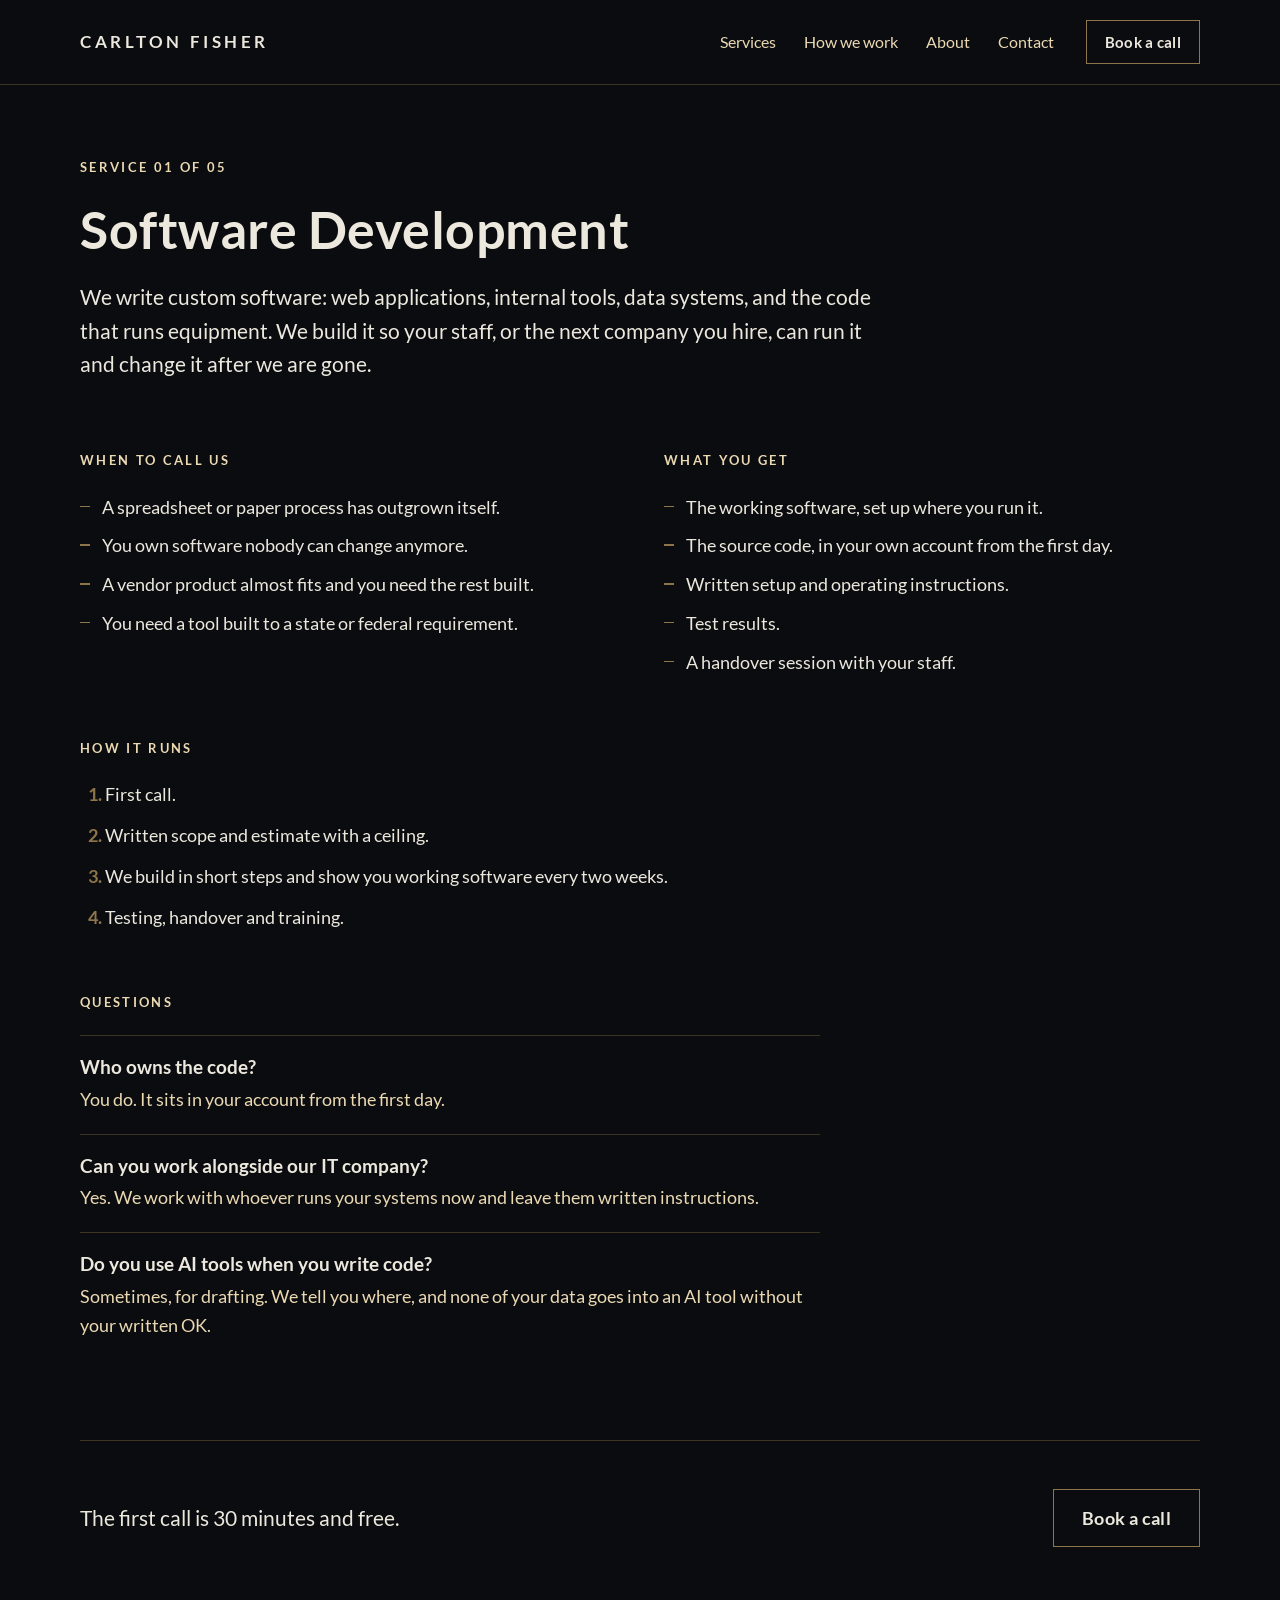
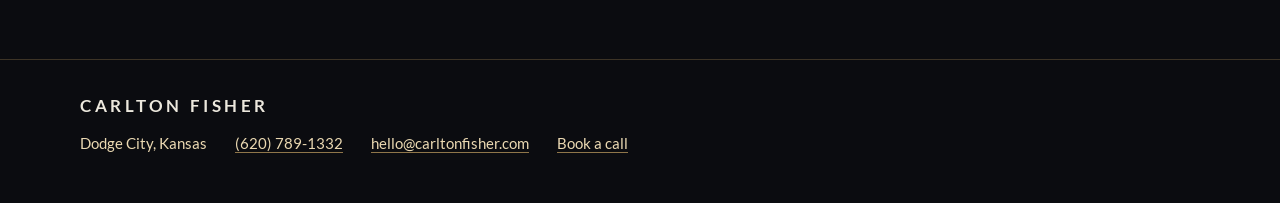
<file: software-development.html>
<!DOCTYPE html>
<html lang="en">
<head>
<meta charset="utf-8">
<meta name="viewport" content="width=device-width, initial-scale=1">
<title>Software Development | Carlton Fisher</title>
<meta name="description" content="Custom software your staff can run and maintain. Source code, test results and handover from Carlton Fisher.">
<link rel="canonical" href="https://carltonfisher.com/software-development.html">
<meta property="og:type" content="website">
<meta property="og:site_name" content="Carlton Fisher">
<meta property="og:title" content="Software Development | Carlton Fisher">
<meta property="og:description" content="Custom software your staff can run and maintain. Source code, test results and handover from Carlton Fisher.">
<meta property="og:url" content="https://carltonfisher.com/software-development.html">
<meta property="og:image" content="https://carltonfisher.com/assets/img/og.jpg">
<meta property="og:image:width" content="1200">
<meta property="og:image:height" content="630">
<meta name="twitter:card" content="summary_large_image">
<link rel="icon" href="assets/img/favicon.svg" type="image/svg+xml">
<link rel="stylesheet" href="assets/site.css">
</head>
<body>
<a class="skip" href="#main">Skip to content</a>
<header class="top">
  <a class="wordmark" href="index.html">CARLTON FISHER</a>
  <nav aria-label="Main"><a href="index.html#services">Services</a><a href="how-we-work.html">How we work</a><a href="about.html">About</a><a href="contact.html">Contact</a></nav>
  <a class="btn btn-small" href="https://calendar.google.com/calendar/appointments/schedules/AcZssZ2aiXLFy0zfzbLXcPLZE_YEmuOmYzKaffqSTEAC0sA1fxh3rwkojlCjnzsBDREhoUScpNR8mEm6">Book a call</a>
</header>
<main id="main">
<section class="wrap page-head">
  <p class="label">Service 01 of 05</p>
  <h1>Software Development</h1>
  <p class="lead-p">We write custom software: web applications, internal tools, data systems, and the code that runs equipment. We build it so your staff, or the next company you hire, can run it and change it after we are gone.</p>
  
</section>
<section class="wrap grid2">
  <div class="block"><h2 class="label">When to call us</h2><ul class="ticks"><li>A spreadsheet or paper process has outgrown itself.</li><li>You own software nobody can change anymore.</li><li>A vendor product almost fits and you need the rest built.</li><li>You need a tool built to a state or federal requirement.</li></ul></div>
  <div class="block"><h2 class="label">What you get</h2><ul class="ticks"><li>The working software, set up where you run it.</li><li>The source code, in your own account from the first day.</li><li>Written setup and operating instructions.</li><li>Test results.</li><li>A handover session with your staff.</li></ul></div>
</section>
<section class="wrap block">
  <h2 class="label">How it runs</h2>
  <ol class="steps"><li>First call.</li><li>Written scope and estimate with a ceiling.</li><li>We build in short steps and show you working software every two weeks.</li><li>Testing, handover and training.</li></ol>
</section>
<section class="wrap block">
  <h2 class="label">Questions</h2>
  <div class="qa"><h3>Who owns the code?</h3><p>You do. It sits in your account from the first day.</p></div><div class="qa"><h3>Can you work alongside our IT company?</h3><p>Yes. We work with whoever runs your systems now and leave them written instructions.</p></div><div class="qa"><h3>Do you use AI tools when you write code?</h3><p>Sometimes, for drafting. We tell you where, and none of your data goes into an AI tool without your written OK.</p></div>
</section>
<section class="cta wrap">
  <p>The first call is 30 minutes and free.</p>
  <a class="btn" href="https://calendar.google.com/calendar/appointments/schedules/AcZssZ2aiXLFy0zfzbLXcPLZE_YEmuOmYzKaffqSTEAC0sA1fxh3rwkojlCjnzsBDREhoUScpNR8mEm6">Book a call</a>
</section>

</main>
<footer class="foot">
  <div class="wordmark">CARLTON FISHER</div>
  <div class="foot-line">
    <span>Dodge City, Kansas</span>
    <a href="tel:+16207891332">(620) 789-1332</a>
    <a href="mailto:hello@carltonfisher.com">hello@carltonfisher.com</a>
    <a href="https://calendar.google.com/calendar/appointments/schedules/AcZssZ2aiXLFy0zfzbLXcPLZE_YEmuOmYzKaffqSTEAC0sA1fxh3rwkojlCjnzsBDREhoUScpNR8mEm6">Book a call</a>
  </div>
</footer>
</body>
</html>
</file>
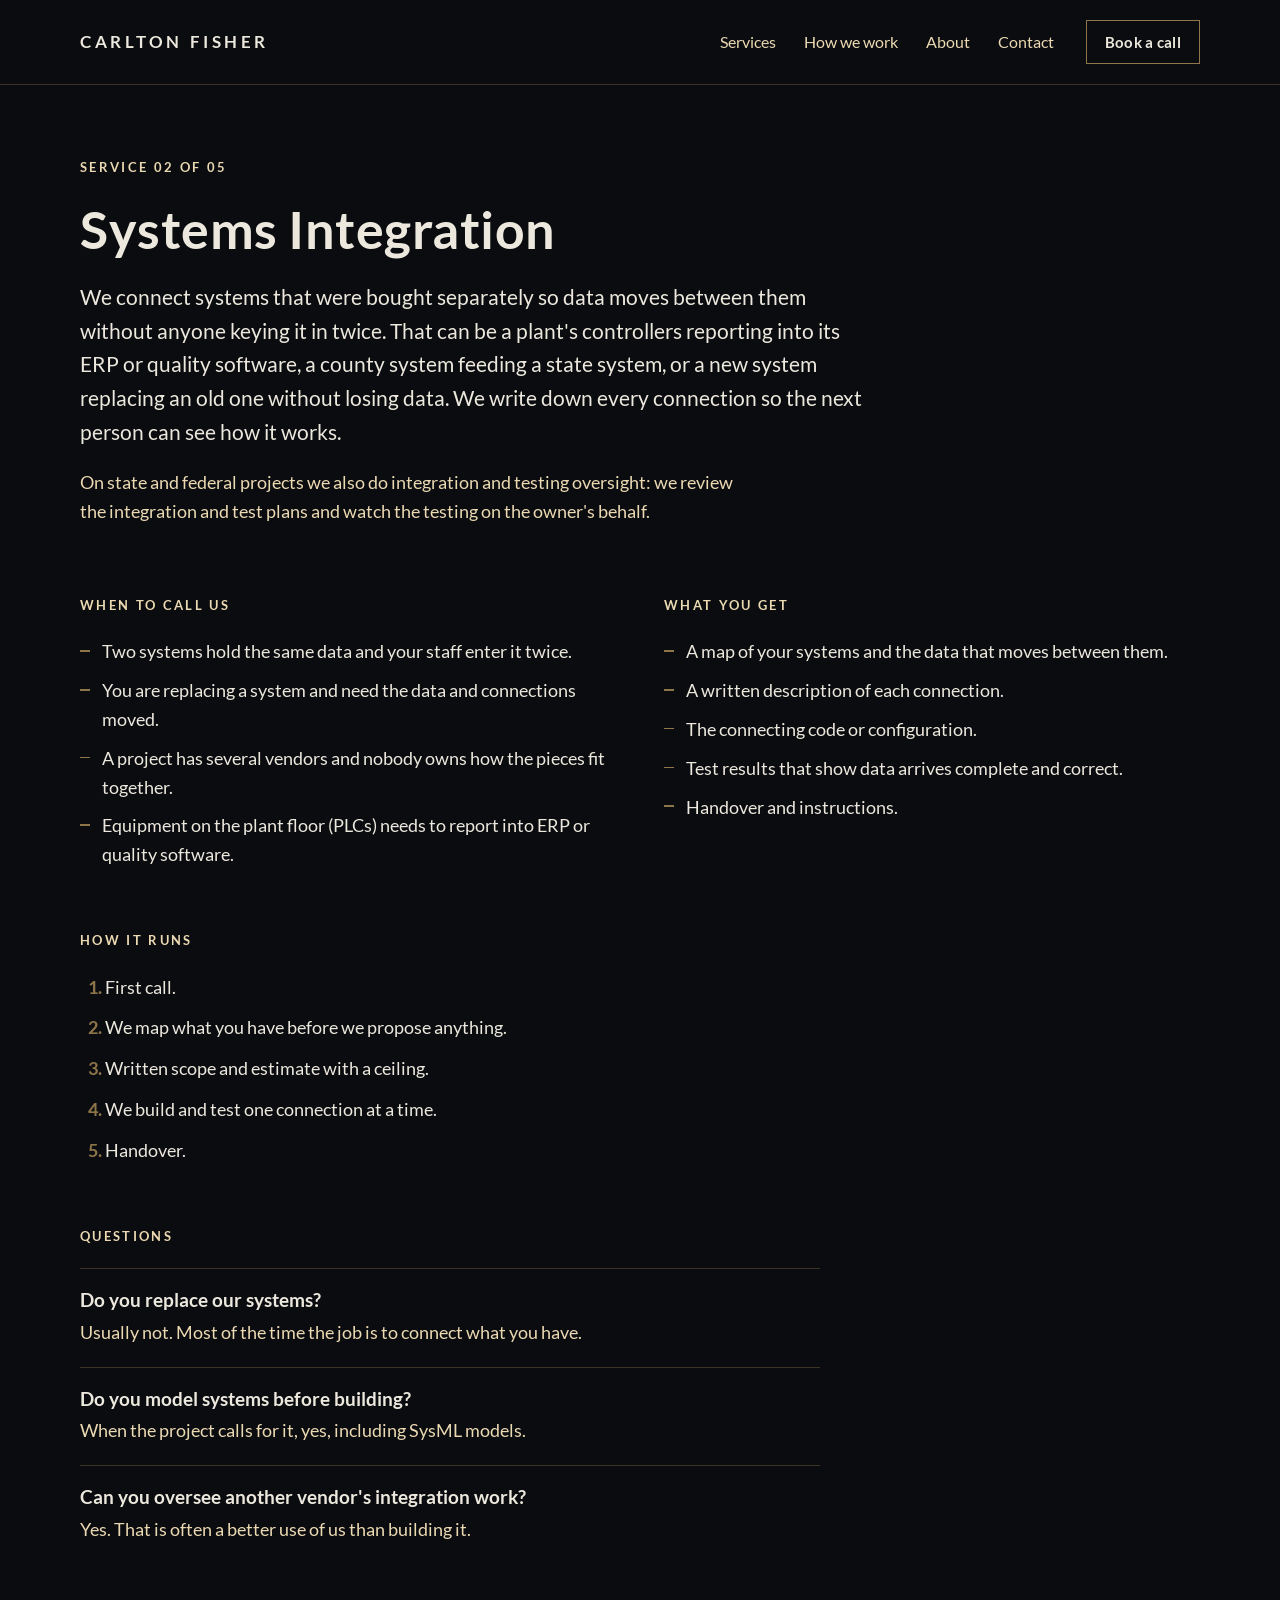
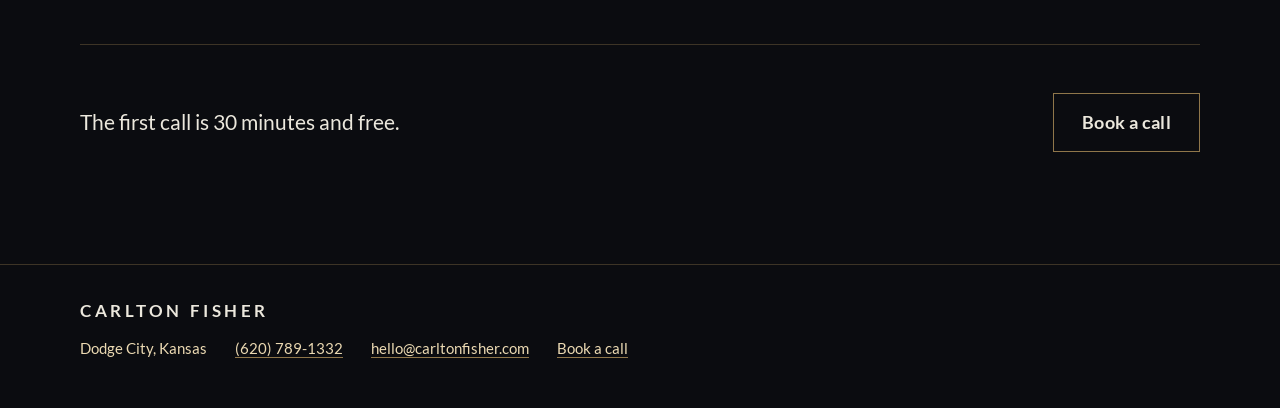
<file: systems-integration.html>
<!DOCTYPE html>
<html lang="en">
<head>
<meta charset="utf-8">
<meta name="viewport" content="width=device-width, initial-scale=1">
<title>Systems Integration | Carlton Fisher</title>
<meta name="description" content="Connect existing systems so staff do not enter data twice. Documented connections and tested data transfer.">
<link rel="canonical" href="https://carltonfisher.com/systems-integration.html">
<meta property="og:type" content="website">
<meta property="og:site_name" content="Carlton Fisher">
<meta property="og:title" content="Systems Integration | Carlton Fisher">
<meta property="og:description" content="Connect existing systems so staff do not enter data twice. Documented connections and tested data transfer.">
<meta property="og:url" content="https://carltonfisher.com/systems-integration.html">
<meta property="og:image" content="https://carltonfisher.com/assets/img/og.jpg">
<meta property="og:image:width" content="1200">
<meta property="og:image:height" content="630">
<meta name="twitter:card" content="summary_large_image">
<link rel="icon" href="assets/img/favicon.svg" type="image/svg+xml">
<link rel="stylesheet" href="assets/site.css">
</head>
<body>
<a class="skip" href="#main">Skip to content</a>
<header class="top">
  <a class="wordmark" href="index.html">CARLTON FISHER</a>
  <nav aria-label="Main"><a href="index.html#services">Services</a><a href="how-we-work.html">How we work</a><a href="about.html">About</a><a href="contact.html">Contact</a></nav>
  <a class="btn btn-small" href="https://calendar.google.com/calendar/appointments/schedules/AcZssZ2aiXLFy0zfzbLXcPLZE_YEmuOmYzKaffqSTEAC0sA1fxh3rwkojlCjnzsBDREhoUScpNR8mEm6">Book a call</a>
</header>
<main id="main">
<section class="wrap page-head">
  <p class="label">Service 02 of 05</p>
  <h1>Systems Integration</h1>
  <p class="lead-p">We connect systems that were bought separately so data moves between them without anyone keying it in twice. That can be a plant's controllers reporting into its ERP or quality software, a county system feeding a state system, or a new system replacing an old one without losing data. We write down every connection so the next person can see how it works.</p><p>On state and federal projects we also do integration and testing oversight: we review the integration and test plans and watch the testing on the owner's behalf.</p>
  
</section>
<section class="wrap grid2">
  <div class="block"><h2 class="label">When to call us</h2><ul class="ticks"><li>Two systems hold the same data and your staff enter it twice.</li><li>You are replacing a system and need the data and connections moved.</li><li>A project has several vendors and nobody owns how the pieces fit together.</li><li>Equipment on the plant floor (PLCs) needs to report into ERP or quality software.</li></ul></div>
  <div class="block"><h2 class="label">What you get</h2><ul class="ticks"><li>A map of your systems and the data that moves between them.</li><li>A written description of each connection.</li><li>The connecting code or configuration.</li><li>Test results that show data arrives complete and correct.</li><li>Handover and instructions.</li></ul></div>
</section>
<section class="wrap block">
  <h2 class="label">How it runs</h2>
  <ol class="steps"><li>First call.</li><li>We map what you have before we propose anything.</li><li>Written scope and estimate with a ceiling.</li><li>We build and test one connection at a time.</li><li>Handover.</li></ol>
</section>
<section class="wrap block">
  <h2 class="label">Questions</h2>
  <div class="qa"><h3>Do you replace our systems?</h3><p>Usually not. Most of the time the job is to connect what you have.</p></div><div class="qa"><h3>Do you model systems before building?</h3><p>When the project calls for it, yes, including SysML models.</p></div><div class="qa"><h3>Can you oversee another vendor's integration work?</h3><p>Yes. That is often a better use of us than building it.</p></div>
</section>
<section class="cta wrap">
  <p>The first call is 30 minutes and free.</p>
  <a class="btn" href="https://calendar.google.com/calendar/appointments/schedules/AcZssZ2aiXLFy0zfzbLXcPLZE_YEmuOmYzKaffqSTEAC0sA1fxh3rwkojlCjnzsBDREhoUScpNR8mEm6">Book a call</a>
</section>

</main>
<footer class="foot">
  <div class="wordmark">CARLTON FISHER</div>
  <div class="foot-line">
    <span>Dodge City, Kansas</span>
    <a href="tel:+16207891332">(620) 789-1332</a>
    <a href="mailto:hello@carltonfisher.com">hello@carltonfisher.com</a>
    <a href="https://calendar.google.com/calendar/appointments/schedules/AcZssZ2aiXLFy0zfzbLXcPLZE_YEmuOmYzKaffqSTEAC0sA1fxh3rwkojlCjnzsBDREhoUScpNR8mEm6">Book a call</a>
  </div>
</footer>
</body>
</html>
</file>
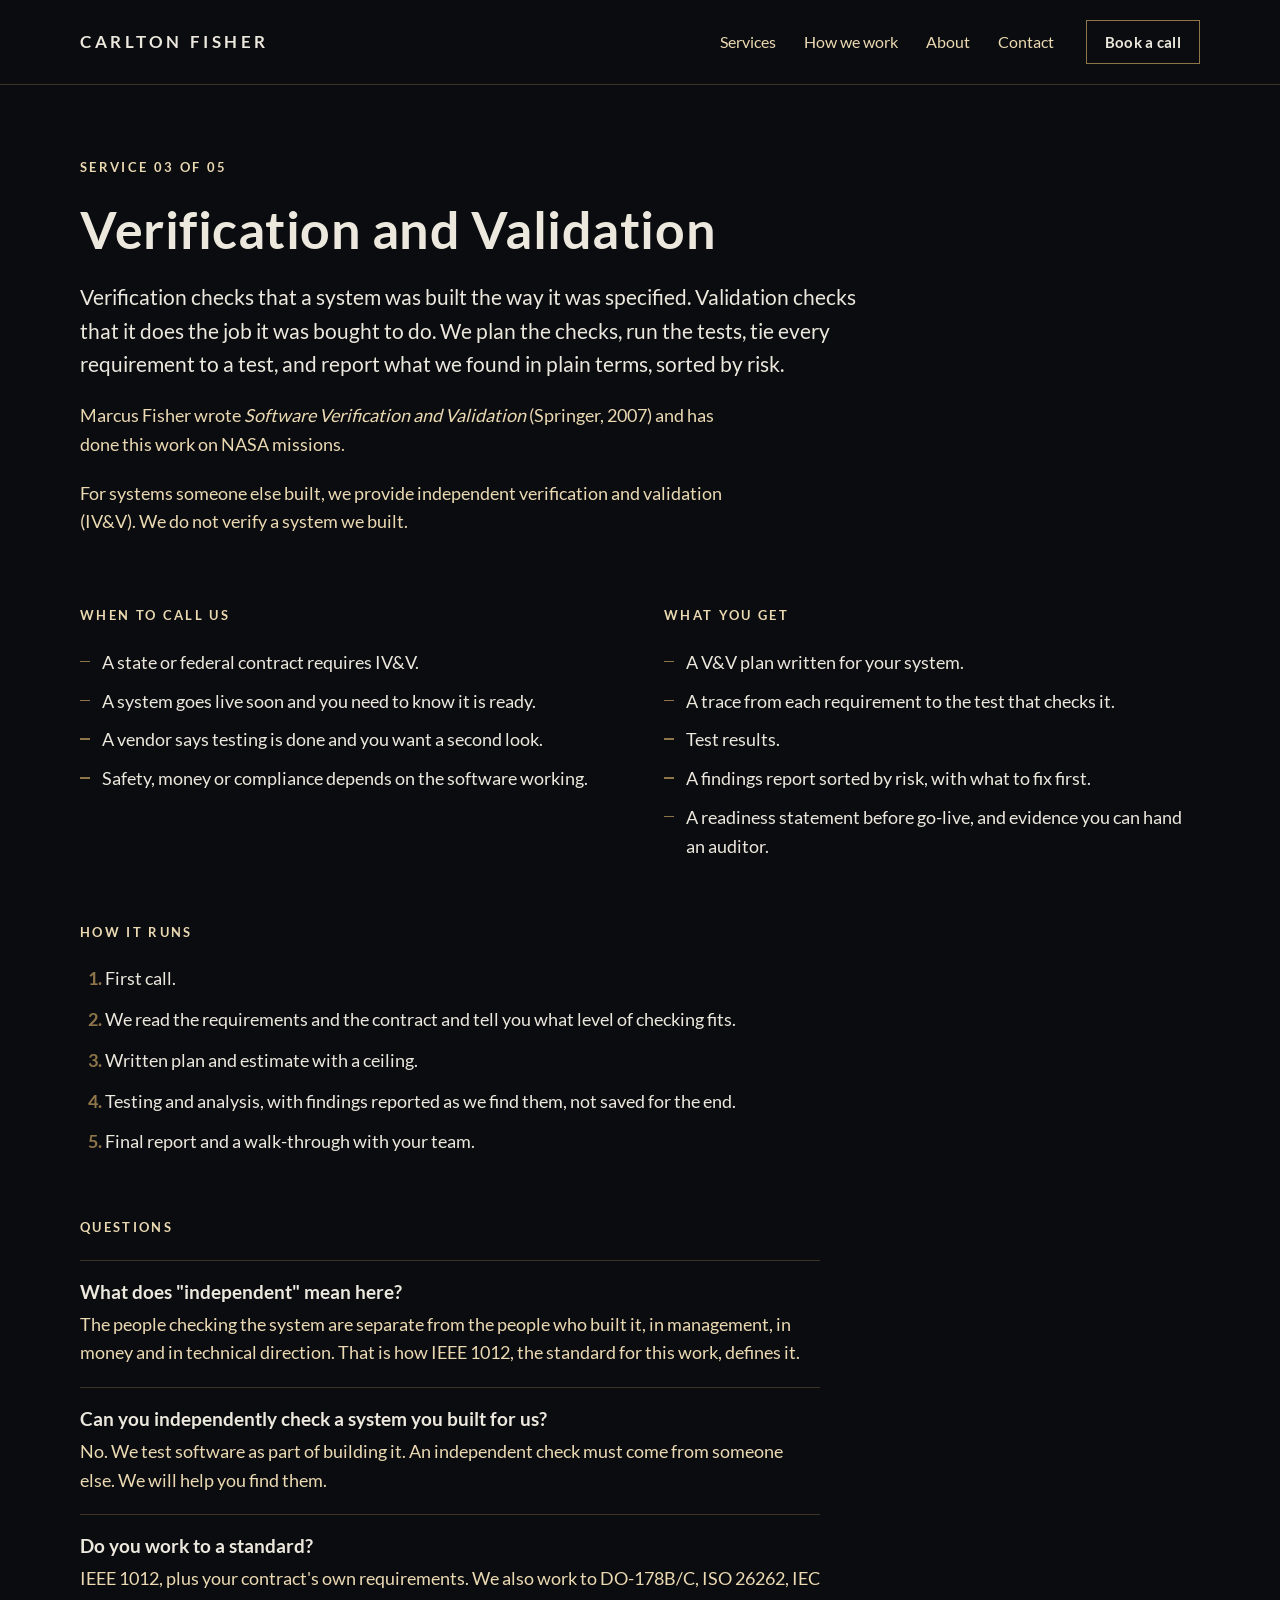
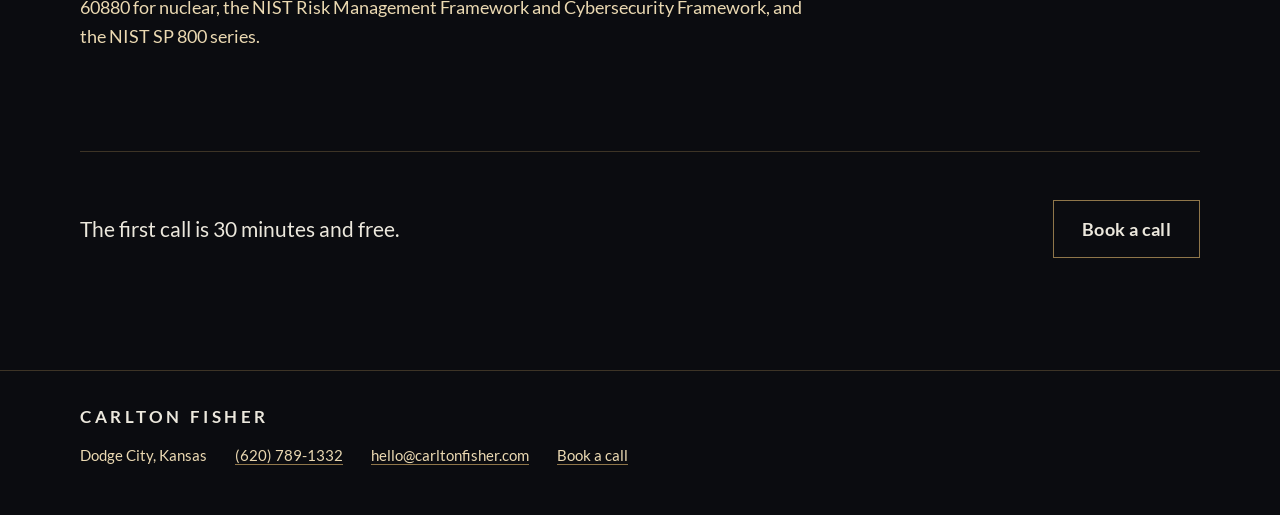
<file: verification-and-validation.html>
<!DOCTYPE html>
<html lang="en">
<head>
<meta charset="utf-8">
<meta name="viewport" content="width=device-width, initial-scale=1">
<title>Verification and Validation | Carlton Fisher</title>
<meta name="description" content="Verification and validation for software and systems. IV&amp;V for systems built by others.">
<link rel="canonical" href="https://carltonfisher.com/verification-and-validation.html">
<meta property="og:type" content="website">
<meta property="og:site_name" content="Carlton Fisher">
<meta property="og:title" content="Verification and Validation | Carlton Fisher">
<meta property="og:description" content="Verification and validation for software and systems. IV&amp;V for systems built by others.">
<meta property="og:url" content="https://carltonfisher.com/verification-and-validation.html">
<meta property="og:image" content="https://carltonfisher.com/assets/img/og.jpg">
<meta property="og:image:width" content="1200">
<meta property="og:image:height" content="630">
<meta name="twitter:card" content="summary_large_image">
<link rel="icon" href="assets/img/favicon.svg" type="image/svg+xml">
<link rel="stylesheet" href="assets/site.css">
</head>
<body>
<a class="skip" href="#main">Skip to content</a>
<header class="top">
  <a class="wordmark" href="index.html">CARLTON FISHER</a>
  <nav aria-label="Main"><a href="index.html#services">Services</a><a href="how-we-work.html">How we work</a><a href="about.html">About</a><a href="contact.html">Contact</a></nav>
  <a class="btn btn-small" href="https://calendar.google.com/calendar/appointments/schedules/AcZssZ2aiXLFy0zfzbLXcPLZE_YEmuOmYzKaffqSTEAC0sA1fxh3rwkojlCjnzsBDREhoUScpNR8mEm6">Book a call</a>
</header>
<main id="main">
<section class="wrap page-head">
  <p class="label">Service 03 of 05</p>
  <h1>Verification and Validation</h1>
  <p class="lead-p">Verification checks that a system was built the way it was specified. Validation checks that it does the job it was bought to do. We plan the checks, run the tests, tie every requirement to a test, and report what we found in plain terms, sorted by risk.</p><p>Marcus Fisher wrote <i>Software Verification and Validation</i> (Springer, 2007) and has done this work on NASA missions.</p><p>For systems someone else built, we provide independent verification and validation (IV&amp;V). We do not verify a system we built.</p>
  
</section>
<section class="wrap grid2">
  <div class="block"><h2 class="label">When to call us</h2><ul class="ticks"><li>A state or federal contract requires IV&amp;V.</li><li>A system goes live soon and you need to know it is ready.</li><li>A vendor says testing is done and you want a second look.</li><li>Safety, money or compliance depends on the software working.</li></ul></div>
  <div class="block"><h2 class="label">What you get</h2><ul class="ticks"><li>A V&amp;V plan written for your system.</li><li>A trace from each requirement to the test that checks it.</li><li>Test results.</li><li>A findings report sorted by risk, with what to fix first.</li><li>A readiness statement before go-live, and evidence you can hand an auditor.</li></ul></div>
</section>
<section class="wrap block">
  <h2 class="label">How it runs</h2>
  <ol class="steps"><li>First call.</li><li>We read the requirements and the contract and tell you what level of checking fits.</li><li>Written plan and estimate with a ceiling.</li><li>Testing and analysis, with findings reported as we find them, not saved for the end.</li><li>Final report and a walk-through with your team.</li></ol>
</section>
<section class="wrap block">
  <h2 class="label">Questions</h2>
  <div class="qa"><h3>What does "independent" mean here?</h3><p>The people checking the system are separate from the people who built it, in management, in money and in technical direction. That is how IEEE 1012, the standard for this work, defines it.</p></div><div class="qa"><h3>Can you independently check a system you built for us?</h3><p>No. We test software as part of building it. An independent check must come from someone else. We will help you find them.</p></div><div class="qa"><h3>Do you work to a standard?</h3><p>IEEE 1012, plus your contract's own requirements. We also work to DO-178B/C, ISO 26262, IEC 60880 for nuclear, the NIST Risk Management Framework and Cybersecurity Framework, and the NIST SP 800 series.</p></div>
</section>
<section class="cta wrap">
  <p>The first call is 30 minutes and free.</p>
  <a class="btn" href="https://calendar.google.com/calendar/appointments/schedules/AcZssZ2aiXLFy0zfzbLXcPLZE_YEmuOmYzKaffqSTEAC0sA1fxh3rwkojlCjnzsBDREhoUScpNR8mEm6">Book a call</a>
</section>

</main>
<footer class="foot">
  <div class="wordmark">CARLTON FISHER</div>
  <div class="foot-line">
    <span>Dodge City, Kansas</span>
    <a href="tel:+16207891332">(620) 789-1332</a>
    <a href="mailto:hello@carltonfisher.com">hello@carltonfisher.com</a>
    <a href="https://calendar.google.com/calendar/appointments/schedules/AcZssZ2aiXLFy0zfzbLXcPLZE_YEmuOmYzKaffqSTEAC0sA1fxh3rwkojlCjnzsBDREhoUScpNR8mEm6">Book a call</a>
  </div>
</footer>
</body>
</html>
</file>
<file: assets/site.css>
/* Carlton Fisher, review build. One visual world: space black, bone and cream text, aged bronze lines. Lato only.
   Layout idea: a dark field with one photographic hero; everything below sits on a 1120 px column with bronze hairlines. */
:root {
  --bg: #0B0C10;          /* Space Black */
  --raise: #12141A;       /* lifted panels */
  --text: #ECE8DD;        /* IMAGINE Bright Bone, main text */
  --text-2: #EBD9B2;      /* ACE Cream, secondary text */
  --accent: #8F764A;      /* Aged Bronze, lines and accents */
  --line: rgba(143, 118, 74, 0.38);
  --font: 'Lato', 'Helvetica Neue', Arial, sans-serif;
  --track: 0.21em;
  color-scheme: dark;
}

@font-face { font-family: 'Lato'; font-weight: 400; font-style: normal; font-display: swap; src: url('fonts/lato-latin-400-normal.woff2') format('woff2'); }
@font-face { font-family: 'Lato'; font-weight: 700; font-style: normal; font-display: swap; src: url('fonts/lato-latin-700-normal.woff2') format('woff2'); }

* { box-sizing: border-box; }
html { -webkit-text-size-adjust: 100%; }
body { margin: 0; background: var(--bg); color: var(--text); font-family: var(--font); font-size: 18px; line-height: 1.6; }
a { color: var(--text); text-decoration-color: var(--accent); text-underline-offset: 3px; }
a:hover { color: var(--text-2); }
:focus-visible { outline: 2px solid var(--text-2); outline-offset: 3px; }
img { max-width: 100%; }
h1, h2, h3 { text-wrap: balance; line-height: 1.2; margin: 0; }
p { margin: 0; }

.wrap { width: min(1120px, 100% - 48px); margin-inline: auto; }

.review-strip { background: #1B1810; color: var(--text-2); font-size: 13px; text-align: center; padding: 6px 16px; border-bottom: 1px solid var(--line); }

/* Top bar */
.top { display: flex; align-items: center; gap: 32px; padding: 20px max(24px, (100% - 1120px) / 2); border-bottom: 1px solid var(--line); background: var(--bg); }
.wordmark { font-weight: 700; letter-spacing: var(--track); font-size: 17px; text-decoration: none; white-space: nowrap; color: var(--text); }
.top nav { display: flex; gap: 28px; flex-wrap: wrap; margin-left: auto; }
.top nav a { color: var(--text-2); text-decoration: none; font-size: 16px; }
.top nav a[aria-current="page"], .top nav a:hover { color: var(--text); text-decoration: underline; text-decoration-color: var(--accent); }

/* Buttons */
.btn { display: inline-block; border: 1.5px solid var(--accent); color: var(--text); text-decoration: none; font-weight: 700; padding: 14px 28px; letter-spacing: 0.02em; transition: background-color .15s, color .15s; }
.btn:hover { background: var(--accent); color: var(--bg); }
.btn-small { padding: 9px 18px; font-size: 15px; }
.btn-ghost { border-color: var(--line); color: var(--text-2); }

/* Hero */
.hero {
  background:
    linear-gradient(90deg, rgba(11, 12, 16, 0.92) 0%, rgba(11, 12, 16, 0.70) 34%, rgba(11, 12, 16, 0) 60%),
    url('img/hero.webp') right 35% / cover no-repeat, var(--bg);
  padding: 120px 0 132px;
  border-bottom: 1px solid var(--line);
}
.hero-text { display: grid; gap: 24px; justify-items: start; }
.wordmark-xl { font-weight: 700; letter-spacing: var(--track); font-size: clamp(38px, 5.6vw, 70px); line-height: 1.05; }
.hero h1 { font-weight: 700; font-size: clamp(30px, 4.2vw, 54px); line-height: 1.12; max-width: 22ch; color: var(--text); }
.call-note { color: var(--text-2); font-size: 15px; }
.hero .sub { color: var(--text-2); max-width: 46ch; }
.actions { display: flex; gap: 16px; flex-wrap: wrap; margin-top: 8px; }

/* Sections */
.block { padding: 64px 0 0; }
.label { font-size: 13px; font-weight: 700; letter-spacing: 0.18em; text-transform: uppercase; color: var(--text-2); margin-bottom: 24px; }
.lead-p { font-size: 21px; max-width: 62ch; }
.note { color: var(--text-2); margin-top: 24px; max-width: 70ch; }

.cards { display: grid; grid-template-columns: repeat(auto-fit, minmax(200px, 1fr)); gap: 16px; }
.card { display: grid; align-content: start; gap: 10px; padding: 24px; border: 1px solid var(--line); background: var(--raise); text-decoration: none; color: var(--text); transition: border-color .15s; }
.card:hover { border-color: var(--accent); color: var(--text); }
.card h3 { font-size: 21px; }
.card p { color: var(--text-2); font-size: 16px; }
.num { color: var(--text-2); font-weight: 700; letter-spacing: 0.12em; font-size: 14px; font-variant-numeric: tabular-nums; }

.steps { margin: 0; padding-left: 1.4em; display: grid; gap: 12px; max-width: 70ch; }
.steps li::marker { color: var(--accent); font-weight: 700; }
.rule { margin-top: 28px; padding: 16px 20px; border-left: 3px solid var(--accent); background: var(--raise); font-weight: 700; max-width: 70ch; }

.people { display: grid; grid-template-columns: repeat(auto-fit, minmax(min(100%, 320px), 1fr)); gap: 24px; }
.people > *, .grid2 > * { min-width: 0; }
.people-about { padding-top: 40px; }
.person { display: grid; grid-template-columns: 96px 1fr; gap: 20px; align-items: start; padding: 24px; border: 1px solid var(--line); background: var(--raise); }
.person h3 { font-size: 21px; margin-bottom: 8px; }
.person p { color: var(--text-2); font-size: 16px; }
.person .role { font-size: 12px; font-weight: 700; letter-spacing: 0.16em; text-transform: uppercase; color: var(--text-2); margin: 0 0 8px; }
img.photo { object-fit: cover; }
.photo { width: 96px; height: 96px; border: 1px solid var(--accent); display: grid; place-items: center; font-weight: 700; letter-spacing: 0.12em; color: var(--text-2); background: var(--bg); }

.rows { border-top: 1px solid var(--line); }
.row { display: grid; grid-template-columns: 56px minmax(0, 34%) minmax(0, 1fr) 24px; gap: 6px 24px; align-items: baseline; padding: 22px 8px; border-bottom: 1px solid var(--line); text-decoration: none; color: var(--text); }
.row h3 { font-size: 21px; }
.row p { color: var(--text-2); font-size: 17px; }
.row .arrow { color: var(--accent); transition: transform .15s; }
.row:hover { color: var(--text); background: var(--raise); }
.row:hover .arrow { transform: translateX(4px); color: var(--text-2); }
.cta-text { display: grid; gap: 6px; }
.cta .loc { font-size: 17px; color: var(--text-2); }
.skip { position: absolute; left: -9999px; top: 12px; z-index: 10; background: var(--raise); color: var(--text); padding: 10px 14px; border: 1px solid var(--accent); }
.skip:focus { left: 16px; }

/* Inner pages */
.page-head { padding: 72px 0 8px; display: grid; gap: 20px; }
.page-head h1 { font-size: clamp(34px, 4.2vw, 52px); font-weight: 700; letter-spacing: 0.01em; }
.page-head .label { margin-bottom: 0; }
.page-head p { max-width: 66ch; color: var(--text-2); }
.page-head .lead-p { color: var(--text); }
.grid2 { display: grid; grid-template-columns: repeat(auto-fit, minmax(min(100%, 320px), 1fr)); gap: 0 48px; }
.ticks { margin: 0; padding: 0; list-style: none; display: grid; gap: 10px; }
.ticks li { padding-left: 22px; position: relative; }
.ticks li::before { content: ''; position: absolute; left: 0; top: 0.72em; width: 10px; height: 1.5px; background: var(--accent); }
.who { margin-top: 20px; }
.qa { padding: 20px 0; border-top: 1px solid var(--line); max-width: 74ch; }
.qa h3 { font-size: 19px; margin-bottom: 6px; }
.qa p { color: var(--text-2); }

.prose { padding-top: 32px; max-width: 760px; margin-inline: auto; display: grid; gap: 12px; }
.prose h2 { font-size: 22px; margin-top: 28px; }
.prose p { color: var(--text-2); }

.contact-grid { display: grid; grid-template-columns: repeat(auto-fit, minmax(240px, 1fr)); gap: 16px; padding-top: 32px; }
.contact-item { padding: 24px; border: 1px solid var(--line); background: var(--raise); display: grid; gap: 8px; align-content: start; }
.contact-item .label { margin-bottom: 4px; }

.cta { margin-top: 80px; padding: 48px 0; border-top: 1px solid var(--line); display: flex; align-items: center; justify-content: space-between; gap: 24px; flex-wrap: wrap; }
.cta p { font-size: 21px; }

.foot { margin-top: 64px; padding: 32px max(24px, (100% - 1120px) / 2) 48px; border-top: 1px solid var(--line); display: grid; gap: 12px; }
.foot-line { display: flex; flex-wrap: wrap; gap: 8px 28px; color: var(--text-2); font-size: 15px; }
.foot-line a { color: var(--text-2); }

/* Review placeholders: remove before launch */
.pending { display: inline-block; margin-top: 10px; padding: 4px 10px; border: 1px dashed var(--accent); color: var(--text-2); font-size: 13px; line-height: 1.4; background: rgba(143, 118, 74, 0.10); }
.pending b { color: var(--text); }

@media (max-width: 760px) {
  body { font-size: 17px; }
  .top { flex-wrap: wrap; gap: 14px 20px; }
  .top nav { margin-left: 0; order: 3; width: 100%; gap: 6px 16px; }
  .top nav a { font-size: 15px; }
  .top .btn-small { margin-left: auto; }
  .row { grid-template-columns: 40px minmax(0, 1fr) 20px; padding: 18px 4px; }
  .row p { grid-column: 2 / 3; grid-row: 2; font-size: 16px; }
  .row .arrow { grid-column: 3; grid-row: 1; }
  .hero { background:
      linear-gradient(180deg, rgba(11, 12, 16, 0.55) 0%, rgba(11, 12, 16, 0.88) 55%, rgba(11, 12, 16, 0.96) 100%),
      url('img/hero.webp') 82% top / auto 120% no-repeat, var(--bg);
    padding: 132px 0 64px; }
  .person { grid-template-columns: 72px 1fr; }
  .photo { width: 72px; height: 72px; }
  .cta { flex-direction: column; align-items: flex-start; }
}

@media (max-width: 400px) {
  .wordmark { font-size: 14px; }
  .top nav { gap: 6px 12px; justify-content: space-between; }
  .top nav a { font-size: 14px; }
}

@media (prefers-reduced-motion: reduce) { * { transition: none !important; } }
</file>
